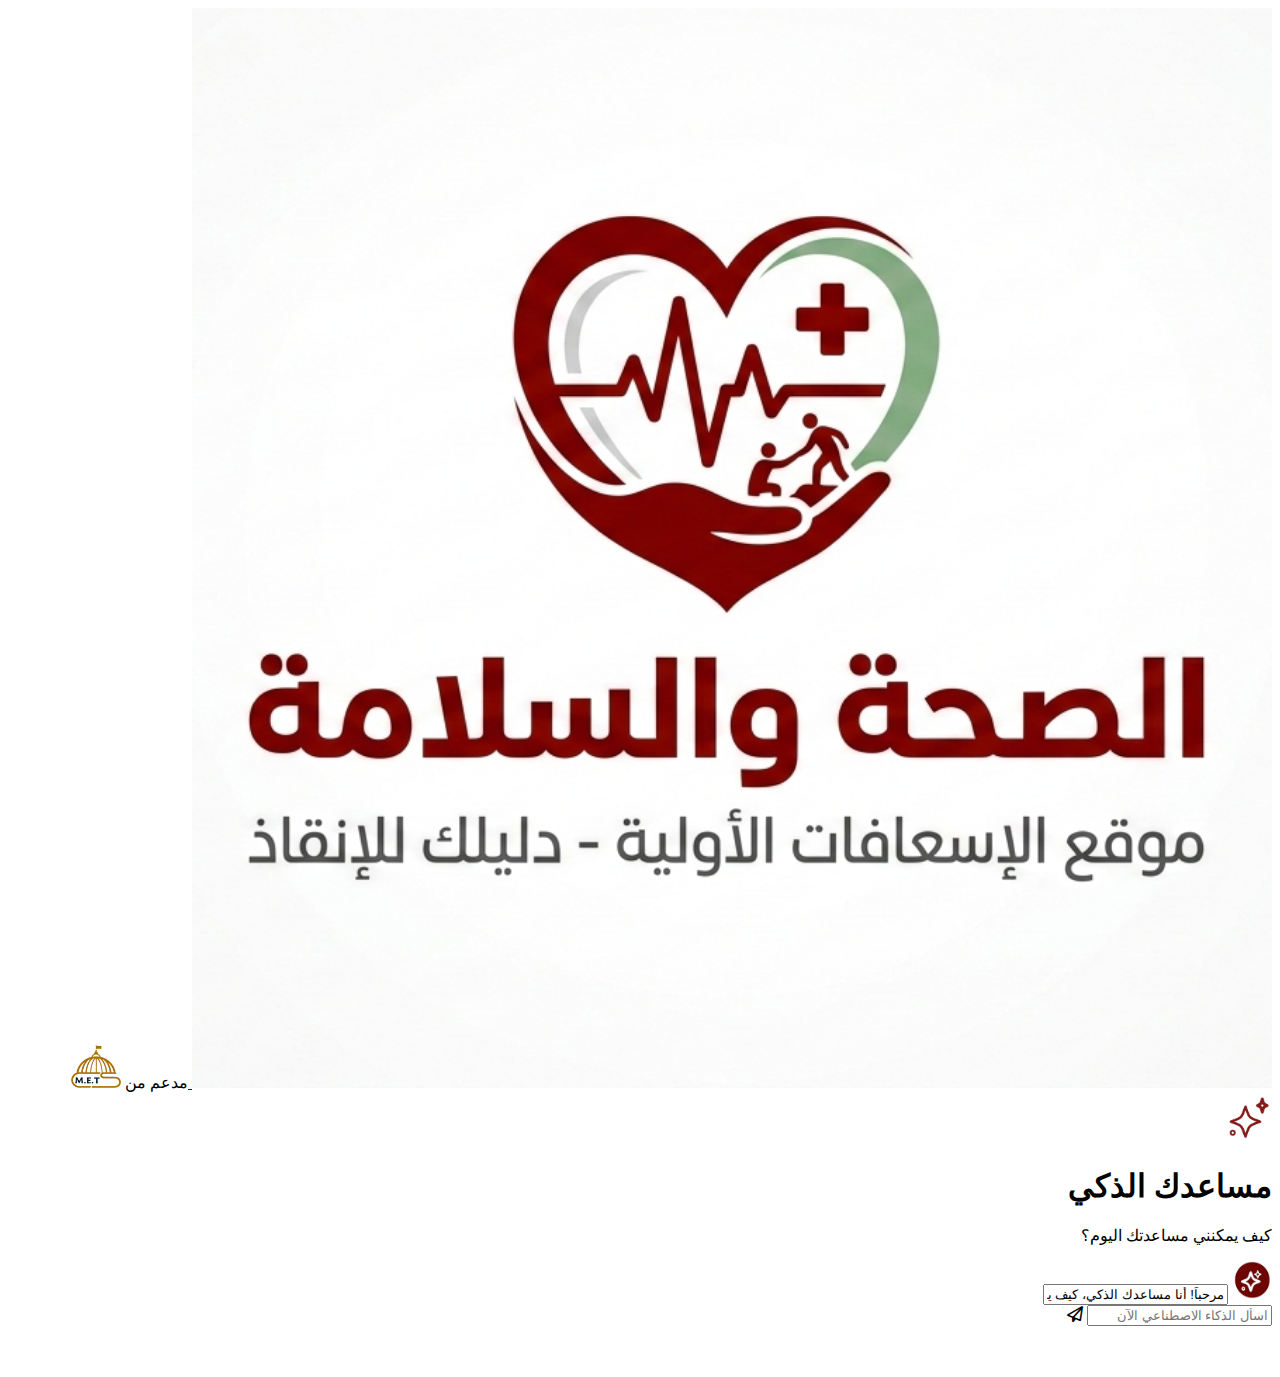
<file: chat-ai-main/index.html>
<!DOCTYPE html>
<html lang="ar" dir="rtl">
<head>
    <meta charset="UTF-8">
    <meta name="viewport" content="width=device-width, initial-scale=1.0">
    <title>مساعدك الذكي </title>
    <link rel="icon" type="image/png" href="../img/IMG-20260308-WA0043 (1).svg">
    <link rel="preconnect" href="https://fonts.googleapis.com">
<link rel="preconnect" href="https://fonts.gstatic.com" crossorigin>
<link href="https://fonts.googleapis.com/css2?family=BBH+Bartle&family=Cairo:wght@200..1000&family=Inter:ital,opsz,wght@0,14..32,100..900;1,14..32,100..900&family=Science+Gothic:wght@100..900&display=swap" rel="stylesheet">
    <link rel="stylesheet" href="https://cdnjs.cloudflare.com/ajax/libs/font-awesome/6.5.1/css/all.min.css">
    <link rel="stylesheet" href="chat.css">

 
<body>

    <div class="top">
    <a href="../index.html"> <img src="../img/IMG-20260308-WA0043 (1).svg (3).svg" alt=""> 
</span></a> 
        <span>مدعم من <img src="image/met.png" width="50px"> </span>
    </div>
<div class="card">
   <div class="stars-icon">
     <img src="image/star.jpg " width="50px">
    </div> 
    <h1>مساعدك الذكي</h1>
    <p class="subtitle">كيف يمكنني مساعدتك اليوم؟</p>
   <div class="input-box" id="input">
      <img src="image/star2.jpg" width="40px">
 <input type="text" class="ai-response-display"
     value="مرحباً! أنا مساعدك الذكي، كيف يمكنني مساعدتك اليوم؟" readonly>
   </div>
    <div class="chat-box"></div> 
<div class="input-box" id="input2">
  <input type="text" id="userQuestion" placeholder="اسأل الذكاء الاصطناعي الآن" >
  <span class="send-icon" onclick="sendMessage()"><i class="fa-regular fa-paper-plane fa-beat"></i></span>
</div>
    </div>
    <section>
        <div class="end">
        <p style="margin-left: 30px;text-align: center; color:#fff;">تحت رعاية أكاديمية مصر العالي للعلوم والتكنولوجيا </p>
    </div>
    </section>
   <script src="chat.js"></script>

</body>

</html>
</file>
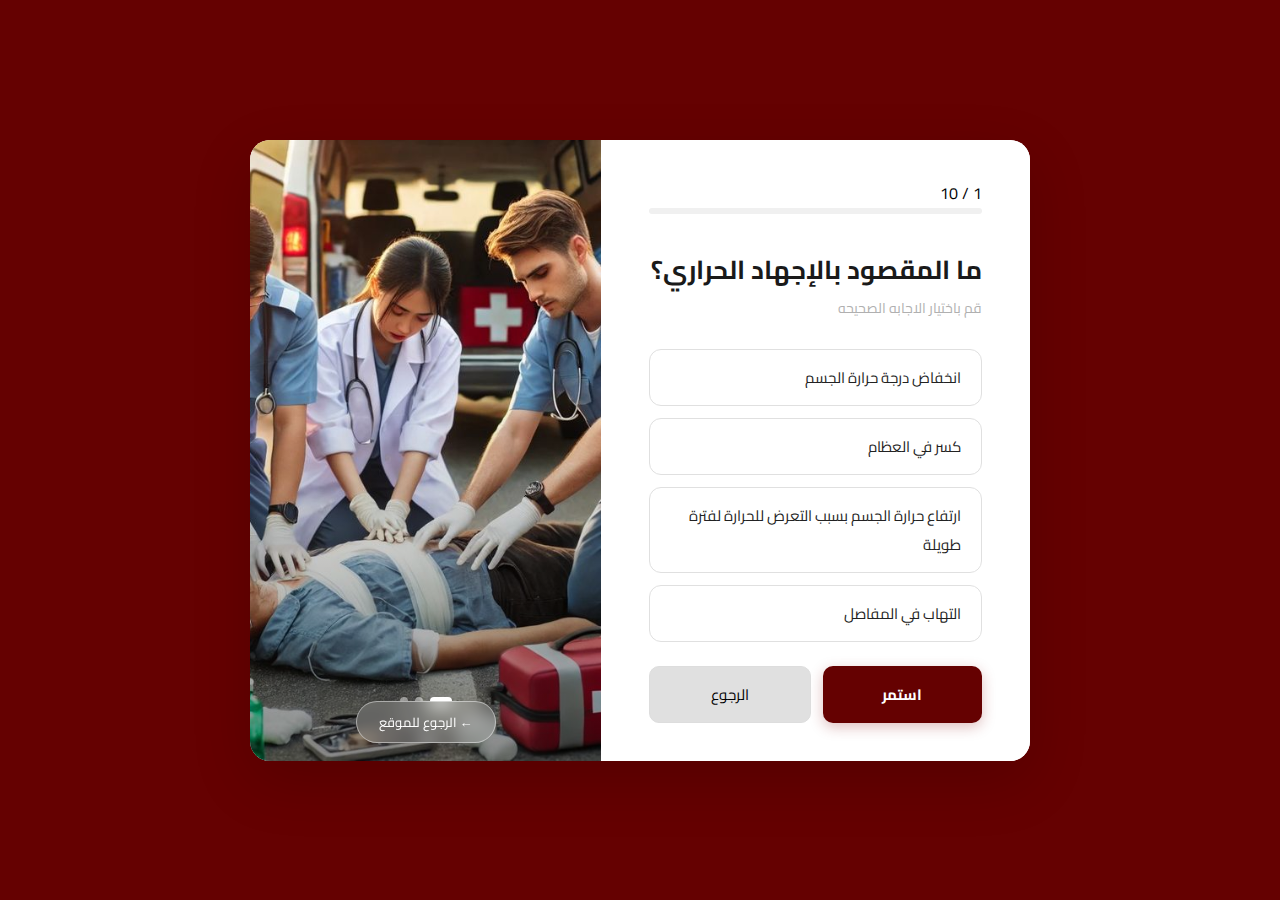
<file: Education/Quiz/الاجهادالحراري.html>
<!DOCTYPE html>
<html lang="ar" dir="rtl">
<head>
  <meta charset="UTF-8" />
  <meta name="viewport" content="width=device-width, initial-scale=1.0" />
  <title>اختبار الاجهاد الحراري</title>
  <link rel="stylesheet" href="style.css" />
  <link href="https://fonts.googleapis.com/css2?family=Cairo:wght@400;600;700&display=swap" rel="stylesheet" />
</head>
<body>

  <div class="quiz-wrapper">

    <!-- Right Quiz Panel -->
    <div class="quiz-panel">

      <!-- Header: progress + counter -->
      <div class="quiz-header">
        <span class="question-counter" id="questionCounter">1 / 10</span>
        <div class="progress-bar-track">
          <div class="progress-bar-fill" id="progressBar"></div>
        </div>
      </div>

      <!-- Remaining Counter (shows after answering) -->
      <div class="remaining-counter" id="remainingCounter"></div>

      <!-- Question -->
      <h1 class="question-title" id="questionTitle"></h1>
      <p class="question-subtitle" id="questionSubtitle"></p>

      <!-- Options -->
      <div class="options-container" id="optionsContainer"></div>

      <!-- Feedback -->
      <div class="feedback-box" id="feedbackBox"></div>

      <!-- Navigation Buttons -->
      <div class="nav-buttons">
        <button class="btn-continue" id="btnContinue">استمر</button>
        <button class="btn-back" id="btnBack">الرجوع </button>
      </div>

    </div>

    <!-- Left Image Panel -->
    <div class="image-panel">
      <div class="image-slider" id="imageSlider"></div>
      <div class="image-overlay"></div>
      <div class="dots-container" id="dotsContainer"></div>
      <button class="back-site-btn" onclick="location.href='../Education.html'">← الرجوع للموقع</button>
    </div>

  </div>

  <script>
    // ===== DATA =====

const images = [
  "img/download.jpg",
  "img/First Aid At Home.jpg",
  "img/Tu Paramédico Y Tu Personaje.jpg",
];

const questions = [
  {
    question: "ما المقصود بالإجهاد الحراري؟",
    subtitle: "قم باختيار الاجابه الصحيحه",
    options: [
      "انخفاض درجة حرارة الجسم",
      "كسر في العظام",
      "ارتفاع حرارة الجسم بسبب التعرض للحرارة لفترة طويلة",
      "التهاب في المفاصل"
    ],
    correct: 2,
  },
  {
    question: "من الأعراض الشائعة للإجهاد الحراري:",
    subtitle: "قم باختيار الاجابه الصحيحه",
    options: [
      "برودة الجسم",
      "التعرق الشديد والتعب",
      "زيادة الشهية",
      "ألم في الأذن"
    ],
    correct: 1,
  },
  {
    question: "ما أول خطوة يجب القيام بها عند إصابة شخص بالإجهاد الحراري؟",
    subtitle: "قم باختيار الاجابه الصحيحه",
    options: [
      "نقله إلى مكان بارد أو مظلل",
      "جعله يجري",
      "إعطاؤه طعام",
      "تغطيته ببطانية"
    ],
    correct: 0,
  },
  {
    question: "ماذا يمكن أن يساعد في خفض حرارة المصاب؟",
    subtitle: "قم باختيار الاجابه الصحيحه",
    options: [
      "الماء البارد أو الكمادات الباردة",
      "الماء الساخن",
      "التدليك القوي",
      "الجري"
    ],
    correct: 0,
  },
  {
    question: "ماذا يمكن إعطاؤه للمصاب إذا كان واعيًا؟",
    subtitle: "قم باختيار الاجابه الصحيحه",
    options: [
      "طعام دسم",
      "قهوة",
      "ماء أو سوائل",
      "دواء عشوائي"
    ],
    correct: 2,
  },
  {
    question: "لماذا يجب تبريد جسم المصاب؟",
    subtitle: "قم باختيار الاجابه الصحيحه",
    options: [
      "لتقليل ارتفاع درجة الحرارة",
      "لزيادة التعرق",
      "لزيادة ضربات القلب",
      "لتقليل الحركة"
    ],
    correct: 0,
  },
  {
    question: "من العلامات التي قد تظهر على المصاب:",
    subtitle: "قم باختيار الاجابه الصحيحه",
    options: [
      "الدوخة والتعب",
      "زيادة الطول",
      "تغير لون الشعر",
      "زيادة الوزن"
    ],
    correct: 0,
  },
  {
    question: "ماذا يجب فعله إذا لم تتحسن حالة المصاب؟",
    subtitle: "قم باختيار الاجابه الصحيحه",
    options: [
      "تركه يستريح",
      "طلب المساعدة الطبية",
      "إعطاؤه طعام",
      "جعله يمشي"
    ],
    correct: 1,
  },
  {
    question: "أثناء إسعاف المصاب بالإجهاد الحراري يجب:",
    subtitle: "قم باختيار الاجابه الصحيحه",
    options: [
      "تركه في الشمس",
      "جعله يجري",
      "إعطاؤه أدوية عشوائية",
      "مراقبة حالته باستمرار",
    ],
    correct: 3,
  },
  {
    question: "الهدف من الإسعافات الأولية للإجهاد الحراري هو:",
    subtitle: "قم باختيار الاجابه الصحيحه",
    options: [
      "علاج الحالة نهائيًا",
      "خفض حرارة الجسم ومنع تفاقم الحالة",
      "زيادة النشاط",
      "إزالة العرق"
    ],
    correct: 1,
  },
];

// ===== STATE =====
let currentQuestion = 0;
let answered        = false;
let currentImg      = 0;
let score           = 0;
let answeredCorrectly = new Array(questions.length).fill(false);

// ===== DOM REFS =====
const imageSlider      = document.getElementById("imageSlider");
const dotsContainer    = document.getElementById("dotsContainer");
const progressBar      = document.getElementById("progressBar");
const questionCounter  = document.getElementById("questionCounter");
const questionTitle    = document.getElementById("questionTitle");
const questionSubtitle = document.getElementById("questionSubtitle");
const optionsContainer = document.getElementById("optionsContainer");
const feedbackBox      = document.getElementById("feedbackBox");
const remainingCounter = document.getElementById("remainingCounter");
const btnContinue      = document.getElementById("btnContinue");
const btnBack          = document.getElementById("btnBack");

// ===== IMAGE SLIDER =====

function buildDots() {
  dotsContainer.innerHTML = "";
  images.forEach((_, i) => {
    const dot = document.createElement("div");
    dot.className = "dot" + (i === 0 ? " active" : "");
    dotsContainer.appendChild(dot);
  });
}

function updateImage() {
  // fade out slowly (800ms)
  imageSlider.style.transition = "opacity 0.8s ease";
  imageSlider.style.opacity = "0";
  setTimeout(() => {
    imageSlider.style.backgroundImage = `url('${images[currentImg]}')`;
    // fade in slowly (1000ms)
    imageSlider.style.transition = "opacity 1s ease";
    imageSlider.style.opacity = "1";
    document.querySelectorAll(".dot").forEach((d, i) => {
      d.classList.toggle("active", i === currentImg);
    });
  }, 800);
}

function startSlider() {
  imageSlider.style.backgroundImage = `url('${images[0]}')`;
  imageSlider.style.opacity = "1";
  setInterval(() => {
    currentImg = (currentImg + 1) % images.length;
    updateImage();
  }, 4000);
}

// ===== PROGRESS BAR =====
function updateProgress(forceComplete) {
  const pct = forceComplete
    ? 100
    : Math.round((currentQuestion / questions.length) * 100);
  progressBar.style.width = pct + "%";
}

// ===== QUIZ =====

function loadQuestion(index) {
  const q = questions[index];
  answered = false;

  // counter & progress
  questionCounter.textContent = `${index + 1} / ${questions.length}`;
  updateProgress();

  // titles
  questionTitle.textContent    = q.question;
  questionSubtitle.textContent = q.subtitle;

  // clear feedback & remaining counter
  feedbackBox.className   = "feedback-box";
  feedbackBox.textContent = "";
  remainingCounter.innerHTML = "";

  // show continue btn if hidden
  btnContinue.style.display = "";

  // build options
  optionsContainer.innerHTML = "";
  q.options.forEach((opt, i) => {
    const btn         = document.createElement("button");
    btn.className     = "option-btn";
    btn.dataset.idx   = i;
    btn.innerHTML     = `<span class="option-text">${opt}</span><span class="option-icon"></span>`;
    btn.addEventListener("click", () => handleAnswer(i));
    optionsContainer.appendChild(btn);
  });
}

function handleAnswer(selectedIdx) {
  if (answered) return;
  answered = true;

  const q       = questions[currentQuestion];
  const buttons = optionsContainer.querySelectorAll(".option-btn");

  if (selectedIdx === q.correct) score++;

  buttons.forEach((btn, i) => {
    btn.disabled   = true;
    const icon     = btn.querySelector(".option-icon");

    if (i === q.correct) {
      btn.classList.add("correct");
      icon.textContent = "✔";
      icon.className   = "option-icon ok";
    } else if (i === selectedIdx) {
      btn.classList.add("wrong");
      icon.textContent = "✖";
      icon.className   = "option-icon bad";
    } else {
      btn.classList.add("dimmed");
    }
  });

  // remaining questions (after answering current)
  const remaining = questions.length - (currentQuestion + 1);

  // update the dedicated remaining counter
  if (remaining > 0) {
    remainingCounter.innerHTML = `
      <span class="rc-icon">📋</span>
      تبقى <strong>${remaining}</strong> سؤال من أصل <strong>${questions.length}</strong>
    `;
    remainingCounter.className = "remaining-counter show";
  } else {
    remainingCounter.innerHTML = `<span class="rc-icon">🎯</span> هذا هو السؤال الأخير!`;
    remainingCounter.className = "remaining-counter show last";
  }

  if (selectedIdx === q.correct) {
    feedbackBox.innerHTML = `✔ إجابة صحيحة! أحسنت 🎉`;
    feedbackBox.className = "feedback-box show success";
  } else {
    feedbackBox.innerHTML = `✖ إجابة خاطئة — الإجابة الصحيحة هي: <strong>${q.options[q.correct]}</strong>`;
    feedbackBox.className = "feedback-box show error";
  }
}

// ===== END SCREEN =====

function showEndScreen() {
  updateProgress(true);

  const total = questions.length;
  const pct   = Math.round((score / total) * 100);
  const emoji = pct >= 80 ? "🏆" : pct >= 50 ? "👍" : "📚";
  const msg   = pct >= 80 ? "ممتاز! أنت ملم بموضوع الإجهاد الحراري"
              : pct >= 50 ? "جيد! يمكنك المراجعة لتحسين نتيجتك"
              : "تحتاج لمراجعة الموضوع أكثر";

  questionCounter.textContent  = `${total} / ${total}`;
  questionTitle.textContent    = "انتهى الاختبار!";
  questionSubtitle.textContent = "إليك نتيجتك النهائية";
  feedbackBox.className        = "feedback-box";
  feedbackBox.textContent      = "";
  remainingCounter.innerHTML   = "";
  remainingCounter.className   = "remaining-counter";
  btnContinue.style.display    = "none";

  optionsContainer.innerHTML = `
    <div class="end-screen">
      <div class="end-emoji">${emoji}</div>
      <div class="end-score">${score} / ${total}</div>
      <div class="end-pct">${pct}%</div>
      <p class="end-msg">${msg}</p>
      <button class="btn-restart" onclick="restartQuiz()">🔄 إعادة الاختبار</button>
    </div>
  `;
}

function restartQuiz() {
  currentQuestion = 0;
  score           = 0;
  loadQuestion(0);
}

// ===== BUTTON EVENTS =====

btnContinue.addEventListener("click", () => {
  if (!answered) {
    feedbackBox.innerHTML = "⚠️ الرجاء اختيار إجابة أولاً !";
    feedbackBox.className = "feedback-box show warning";
    optionsContainer.classList.add("shake");
    setTimeout(() => optionsContainer.classList.remove("shake"), 500);
    return;
  }
  if (currentQuestion < questions.length - 1) {
    currentQuestion++;
    loadQuestion(currentQuestion);
  } else {
    showEndScreen();
  }
});

btnBack.addEventListener("click", () => {
  if (currentQuestion > 0) {
    currentQuestion--;
    loadQuestion(currentQuestion);
  }
});

// ===== INIT =====
buildDots();
startSlider();
loadQuestion(0);
  </script>
</body>
</html>
</file>
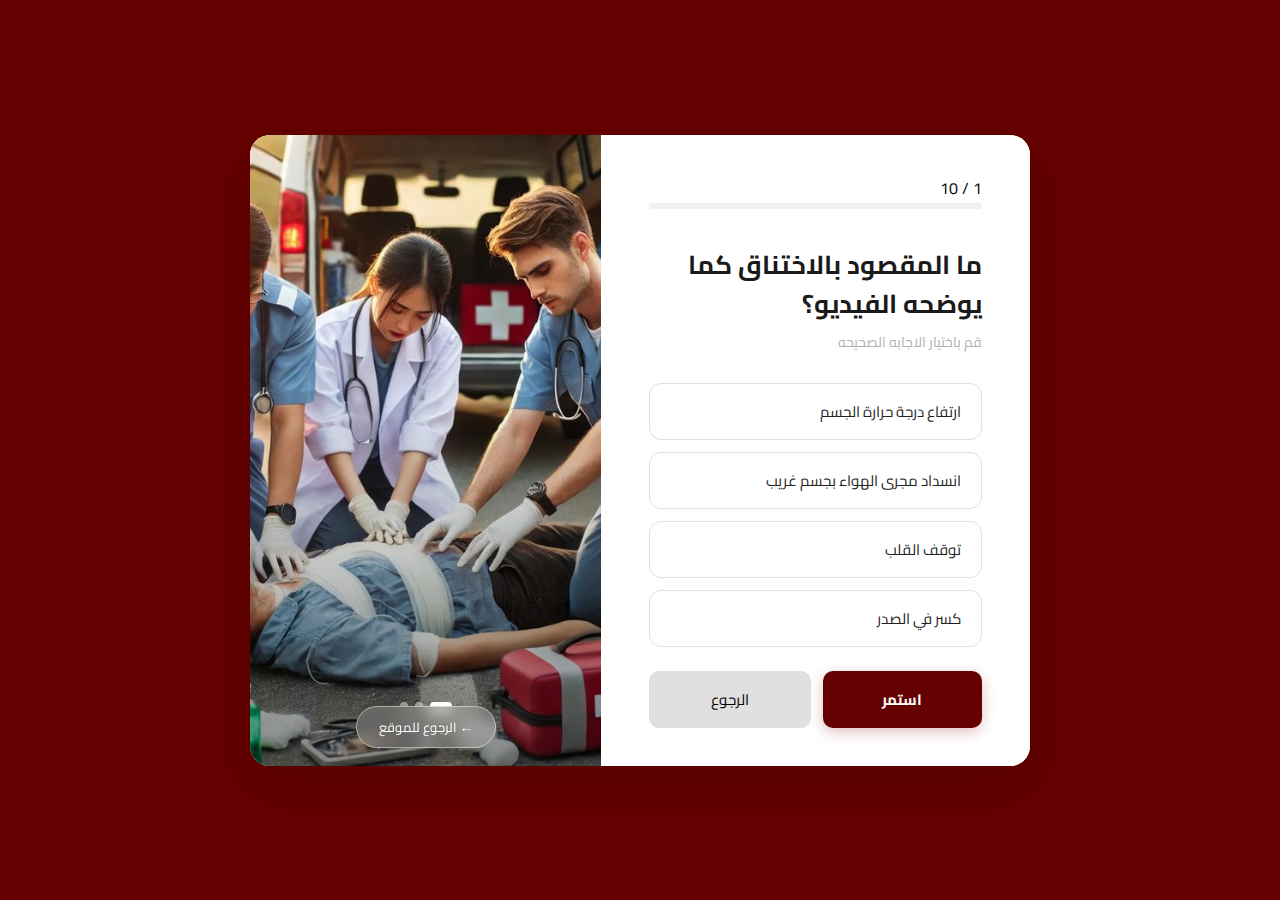
<file: Education/Quiz/الاختناق.html>
<!DOCTYPE html>
<html lang="ar" dir="rtl">
<head>
  <meta charset="UTF-8" />
  <meta name="viewport" content="width=device-width, initial-scale=1.0" />
  <title>اختبار الاختناق</title>
  <link rel="stylesheet" href="style.css" />
  <link href="https://fonts.googleapis.com/css2?family=Cairo:wght@400;600;700&display=swap" rel="stylesheet" />
</head>
<body>

  <div class="quiz-wrapper">

    <!-- Right Quiz Panel -->
    <div class="quiz-panel">

      <!-- Header: progress + counter -->
      <div class="quiz-header">
        <span class="question-counter" id="questionCounter">1 / 10</span>
        <div class="progress-bar-track">
          <div class="progress-bar-fill" id="progressBar"></div>
        </div>
      </div>

      <!-- Remaining Counter (shows after answering) -->
      <div class="remaining-counter" id="remainingCounter"></div>

      <!-- Question -->
      <h1 class="question-title" id="questionTitle"></h1>
      <p class="question-subtitle" id="questionSubtitle"></p>

      <!-- Options -->
      <div class="options-container" id="optionsContainer"></div>

      <!-- Feedback -->
      <div class="feedback-box" id="feedbackBox"></div>

      <!-- Navigation Buttons -->
      <div class="nav-buttons">
        <button class="btn-continue" id="btnContinue">استمر</button>
        <button class="btn-back" id="btnBack">الرجوع </button>
      </div>

    </div>

    <!-- Left Image Panel -->
    <div class="image-panel">
      <div class="image-slider" id="imageSlider"></div>
      <div class="image-overlay"></div>
      <div class="dots-container" id="dotsContainer"></div>
      <button class="back-site-btn" onclick="location.href='../Education.html'">← الرجوع للموقع</button>
    </div>

  </div>

<script>
  // ===== DATA =====

const images = [
  "img/download.jpg",
  "img/First Aid At Home.jpg",
  "img/Tu Paramédico Y Tu Personaje.jpg",
];

const questions = [
  {
    question: "ما المقصود بالاختناق كما يوضحه الفيديو؟",
    subtitle: "قم باختيار الاجابه الصحيحه",
    options: [
      "ارتفاع درجة حرارة الجسم",
      "انسداد مجرى الهواء بجسم غريب",
      "توقف القلب",
      "كسر في الصدر"
    ],
    correct: 1,
  },
  {
    question: "ما أول شيء يجب فعله عند الاشتباه أن شخصًا يختنق؟",
    subtitle: "قم باختيار الاجابه الصحيحه",
    options: [
      "إعطاؤه ماء",
      "سؤاله إذا كان يختنق",
      "جعله يجلس",
      "الاتصال بالإسعاف فورًا"
    ],
    correct: 1,
  },
  {
    question: "إذا كان المصاب قادرًا على السعال أو الكلام، ماذا يجب أن نفعل؟",
    subtitle: "قم باختيار الاجابه الصحيحه",
    options: [
      "ضربه على الظهر",
      "إعطاؤه ماء",
      "تشجيعه على السعال",
      "جعله يستلقي"
    ],
    correct: 2,
  },
  {
    question: "كم عدد ضربات الظهر التي تُعطى للمصاب في حالة الاختناق؟",
    subtitle: "قم باختيار الاجابه الصحيحه",
    options: [
      "3 ضربات",
      "5 ضربات",
      "7 ضربات",
      "10 ضربات"
    ],
    correct: 1,
  },
  {
    question: "أين يتم توجيه ضربات الظهر للمصاب؟",
    subtitle: "قم باختيار الاجابه الصحيحه",
    options: [
      "منتصف الصدر",
      "أسفل الظهر",
      "بين لوحي الكتفين",
      "على الكتف"
    ],
    correct: 2,
  },
  {
    question: "إذا لم تنجح ضربات الظهر في إخراج الجسم الغريب، ماذا نفعل بعد ذلك؟",
    subtitle: "قم باختيار الاجابه الصحيحه",
    options: [
      "نعطي المصاب ماء",
      "نبدأ الضغطات البطنية (مناورة هايمليك)",
      "نجعله يستلقي",
      "نتركه ليستريح"
    ],
    correct: 1,
  },
  {
    question: "الهدف من الضغطات البطنية هو:",
    subtitle: "قم باختيار الاجابه الصحيحه",
    options: [
      "تقليل الألم",
      "زيادة نبض القلب",
      "دفع الجسم الغريب خارج مجرى الهواء",
      "تنشيط التنفس فقط"
    ],
    correct: 2,
  },
  {
    question: "ماذا نفعل إذا فقد المصاب الوعي أثناء الاختناق؟",
    subtitle: "قم باختيار الاجابه الصحيحه",
    options: [
      "نتركه ليستريح",
      "نعطيه ماء",
      "نبدأ الإنعاش القلبي الرئوي",
      "نجعله يقف"
    ],
    correct: 2,
  },
  {
    question: "في حالة استمرار الاختناق، ماذا يتم التناوب بينه؟",
    subtitle: "قم باختيار الاجابه الصحيحه",
    options: [
      "إعطاء الماء والتنفس الصناعي",
      "ضربات الظهر والضغطات البطنية",
      "المشي والجلوس",
      "التنفس الصناعي فقط"
    ],
    correct: 1,
  },
  {
    question: "الهدف الأساسي من الإسعافات الأولية للاختناق هو:",
    subtitle: "قم باختيار الاجابه الصحيحه",
    options: [
      "تقليل الألم",
      "إخراج الجسم العالق وفتح مجرى الهواء",
      "خفض الحرارة",
      "تهدئة المصاب"
    ],
    correct: 1,
  },
];

// ===== STATE =====
let currentQuestion = 0;
let answered        = false;
let currentImg      = 0;
let score           = 0;

// ===== DOM REFS =====
const imageSlider      = document.getElementById("imageSlider");
const dotsContainer    = document.getElementById("dotsContainer");
const progressBar      = document.getElementById("progressBar");
const questionCounter  = document.getElementById("questionCounter");
const questionTitle    = document.getElementById("questionTitle");
const questionSubtitle = document.getElementById("questionSubtitle");
const optionsContainer = document.getElementById("optionsContainer");
const feedbackBox      = document.getElementById("feedbackBox");
const remainingCounter = document.getElementById("remainingCounter");
const btnContinue      = document.getElementById("btnContinue");
const btnBack          = document.getElementById("btnBack");

// ===== IMAGE SLIDER =====

function buildDots() {
  dotsContainer.innerHTML = "";
  images.forEach((_, i) => {
    const dot = document.createElement("div");
    dot.className = "dot" + (i === 0 ? " active" : "");
    dotsContainer.appendChild(dot);
  });
}

function updateImage() {
  imageSlider.style.transition = "opacity 0.8s ease";
  imageSlider.style.opacity = "0";
  setTimeout(() => {
    imageSlider.style.backgroundImage = `url('${images[currentImg]}')`;
    imageSlider.style.transition = "opacity 1s ease";
    imageSlider.style.opacity = "1";
    document.querySelectorAll(".dot").forEach((d, i) => {
      d.classList.toggle("active", i === currentImg);
    });
  }, 800);
}

function startSlider() {
  imageSlider.style.backgroundImage = `url('${images[0]}')`;
  imageSlider.style.opacity = "1";
  setInterval(() => {
    currentImg = (currentImg + 1) % images.length;
    updateImage();
  }, 4000);
}

// ===== PROGRESS BAR =====
function updateProgress(forceComplete) {
  const pct = forceComplete
    ? 100
    : Math.round((currentQuestion / questions.length) * 100);
  progressBar.style.width = pct + "%";
}

// ===== QUIZ =====

function loadQuestion(index) {
  const q = questions[index];
  answered = false;

  questionCounter.textContent = `${index + 1} / ${questions.length}`;
  updateProgress();

  questionTitle.textContent    = q.question;
  questionSubtitle.textContent = q.subtitle;

  feedbackBox.className      = "feedback-box";
  feedbackBox.textContent    = "";
  remainingCounter.innerHTML = "";

  btnContinue.style.display = "";

  optionsContainer.innerHTML = "";
  q.options.forEach((opt, i) => {
    const btn       = document.createElement("button");
    btn.className   = "option-btn";
    btn.dataset.idx = i;
    btn.innerHTML   = `<span class="option-text">${opt}</span><span class="option-icon"></span>`;
    btn.addEventListener("click", () => handleAnswer(i));
    optionsContainer.appendChild(btn);
  });
}

function handleAnswer(selectedIdx) {
  if (answered) return;
  answered = true;

  const q       = questions[currentQuestion];
  const buttons = optionsContainer.querySelectorAll(".option-btn");

  if (selectedIdx === q.correct) score++;

  buttons.forEach((btn, i) => {
    btn.disabled = true;
    const icon   = btn.querySelector(".option-icon");

    if (i === q.correct) {
      btn.classList.add("correct");
      icon.textContent = "✔";
      icon.className   = "option-icon ok";
    } else if (i === selectedIdx) {
      btn.classList.add("wrong");
      icon.textContent = "✖";
      icon.className   = "option-icon bad";
    } else {
      btn.classList.add("dimmed");
    }
  });

  const remaining = questions.length - (currentQuestion + 1);

  if (remaining > 0) {
    remainingCounter.innerHTML = `
      <span class="rc-icon">📋</span>
      تبقى <strong>${remaining}</strong> سؤال من أصل <strong>${questions.length}</strong>
    `;
    remainingCounter.className = "remaining-counter show";
  } else {
    remainingCounter.innerHTML = `<span class="rc-icon">🎯</span> هذا هو السؤال الأخير!`;
    remainingCounter.className = "remaining-counter show last";
  }

  if (selectedIdx === q.correct) {
    feedbackBox.innerHTML = `✔ إجابة صحيحة! أحسنت 🎉`;
    feedbackBox.className = "feedback-box show success";
  } else {
    feedbackBox.innerHTML = `✖ إجابة خاطئة — الإجابة الصحيحة هي: <strong>${q.options[q.correct]}</strong>`;
    feedbackBox.className = "feedback-box show error";
  }
}

// ===== END SCREEN =====

function showEndScreen() {
  updateProgress(true);

  const total = questions.length;
  const pct   = Math.round((score / total) * 100);
  const emoji = pct >= 80 ? "🏆" : pct >= 50 ? "👍" : "📚";
  const msg   = pct >= 80 ? "ممتاز! أنت ملم بموضوع الاختناق"
              : pct >= 50 ? "جيد! يمكنك المراجعة لتحسين نتيجتك"
              : "تحتاج لمراجعة الموضوع أكثر";

  questionCounter.textContent  = `${total} / ${total}`;
  questionTitle.textContent    = "انتهى الاختبار!";
  questionSubtitle.textContent = "إليك نتيجتك النهائية";
  feedbackBox.className        = "feedback-box";
  feedbackBox.textContent      = "";
  remainingCounter.innerHTML   = "";
  remainingCounter.className   = "remaining-counter";
  btnContinue.style.display    = "none";

  optionsContainer.innerHTML = `
    <div class="end-screen">
      <div class="end-emoji">${emoji}</div>
      <div class="end-score">${score} / ${total}</div>
      <div class="end-pct">${pct}%</div>
      <p class="end-msg">${msg}</p>
      <button class="btn-restart" onclick="restartQuiz()">🔄 إعادة الاختبار</button>
    </div>
  `;
}

function restartQuiz() {
  currentQuestion = 0;
  score           = 0;
  loadQuestion(0);
}

// ===== BUTTON EVENTS =====

btnContinue.addEventListener("click", () => {
  if (!answered) {
    feedbackBox.innerHTML = "⚠️ الرجاء اختيار إجابة أولاً !";
    feedbackBox.className = "feedback-box show warning";
    optionsContainer.classList.add("shake");
    setTimeout(() => optionsContainer.classList.remove("shake"), 500);
    return;
  }
  if (currentQuestion < questions.length - 1) {
    currentQuestion++;
    loadQuestion(currentQuestion);
  } else {
    showEndScreen();
  }
});

btnBack.addEventListener("click", () => {
  if (currentQuestion > 0) {
    currentQuestion--;
    loadQuestion(currentQuestion);
  }
});

// ===== INIT =====
buildDots();
startSlider();
loadQuestion(0);
</script>
</body>
</html>
</file>
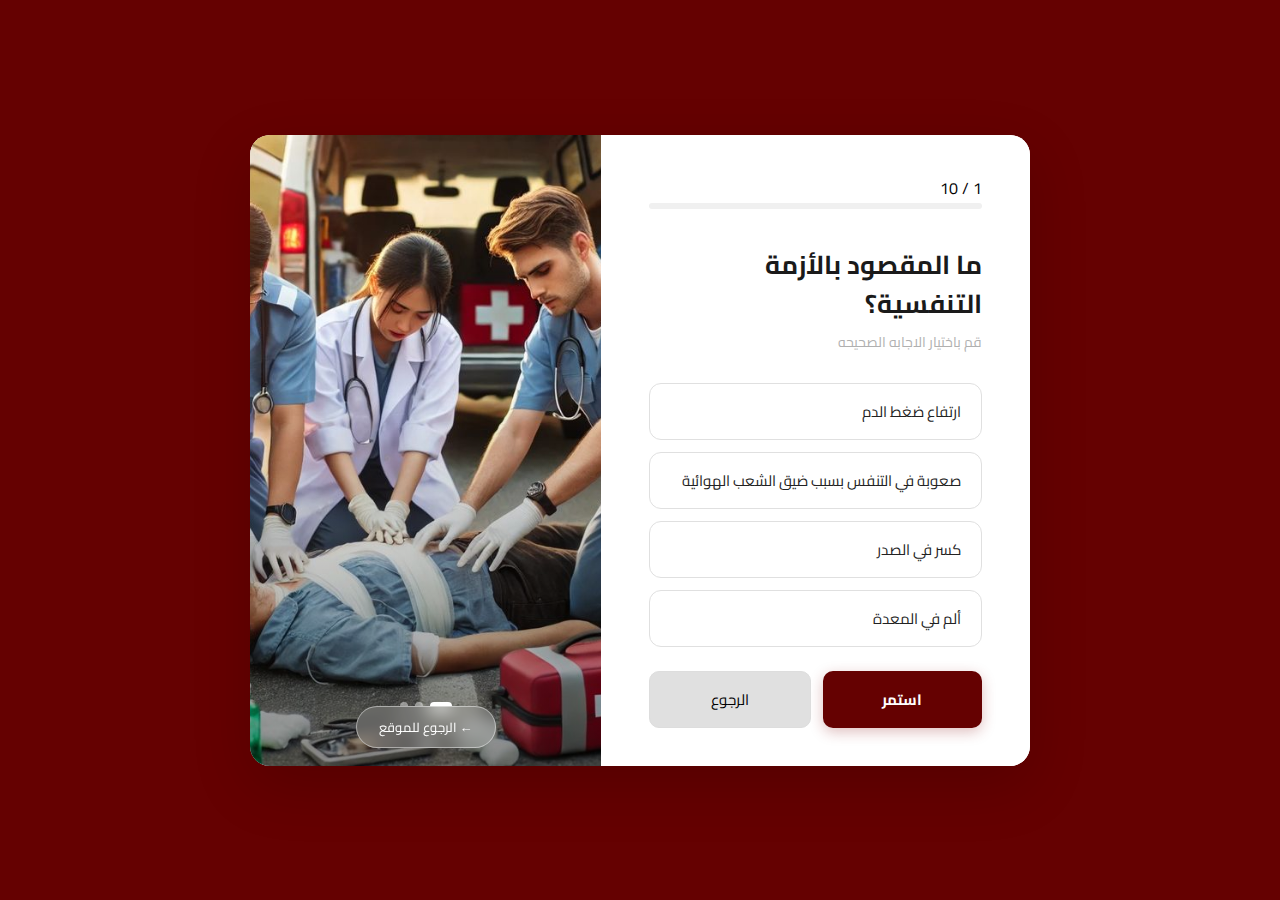
<file: Education/Quiz/الازمات التنفسية.html>
<!DOCTYPE html>
<html lang="ar" dir="rtl">
<head>
  <meta charset="UTF-8" />
  <meta name="viewport" content="width=device-width, initial-scale=1.0" />
  <title>اختبار الازمات التنفسية</title>
  <link rel="stylesheet" href="style.css" />
  <link href="https://fonts.googleapis.com/css2?family=Cairo:wght@400;600;700&display=swap" rel="stylesheet" />
</head>
<body>

  <div class="quiz-wrapper">

    <!-- Right Quiz Panel -->
    <div class="quiz-panel">

      <!-- Header: progress + counter -->
      <div class="quiz-header">
        <span class="question-counter" id="questionCounter">1 / 10</span>
        <div class="progress-bar-track">
          <div class="progress-bar-fill" id="progressBar"></div>
        </div>
      </div>

      <!-- Remaining Counter (shows after answering) -->
      <div class="remaining-counter" id="remainingCounter"></div>

      <!-- Question -->
      <h1 class="question-title" id="questionTitle"></h1>
      <p class="question-subtitle" id="questionSubtitle"></p>

      <!-- Options -->
      <div class="options-container" id="optionsContainer"></div>

      <!-- Feedback -->
      <div class="feedback-box" id="feedbackBox"></div>

      <!-- Navigation Buttons -->
      <div class="nav-buttons">
        <button class="btn-continue" id="btnContinue">استمر</button>
        <button class="btn-back" id="btnBack">الرجوع </button>
      </div>

    </div>

    <!-- Left Image Panel -->
    <div class="image-panel">
      <div class="image-slider" id="imageSlider"></div>
      <div class="image-overlay"></div>
      <div class="dots-container" id="dotsContainer"></div>
      <button class="back-site-btn" onclick="location.href='../Education.html'">← الرجوع للموقع</button>
    </div>

  </div>

  <script>
    // ===== DATA =====

const images = [
  "img/download.jpg",
  "img/First Aid At Home.jpg",
  "img/Tu Paramédico Y Tu Personaje.jpg",
];

const questions = [
  {
    question: "ما المقصود بالأزمة التنفسية؟",
    subtitle: "قم باختيار الاجابه الصحيحه",
    options: [
      "ارتفاع ضغط الدم",
      "صعوبة في التنفس بسبب ضيق الشعب الهوائية",
      "كسر في الصدر",
      "ألم في المعدة"
    ],
    correct: 1,
  },
  {
    question: "من الأعراض الشائعة للأزمة التنفسية:",
    subtitle: "قم باختيار الاجابه الصحيحه",
    options: [
      "زيادة الشهية",
      "صعوبة وضيق في التنفس",
      "ألم في القدم",
      "فقدان السمع"
    ],
    correct: 1,
  },
  {
    question: "ما أول خطوة يجب القيام بها عند إصابة شخص بأزمة تنفسية؟",
    subtitle: "قم باختيار الاجابه الصحيحه",
    options: [
      "جعله يستلقي على الأرض",
      "تهدئته ومساعدته على الجلوس",
      "إعطاؤه طعام",
      "جعله يجري"
    ],
    correct: 1,
  },
  {
    question: "لماذا يفضل أن يجلس المصاب أثناء الأزمة التنفسية؟",
    subtitle: "قم باختيار الاجابه الصحيحه",
    options: [
      "لتقليل الألم",
      "ليسهل عليه التنفس",
      "لزيادة ضربات القلب",
      "لتقليل الحرارة"
    ],
    correct: 1,
  },
  {
    question: "ماذا يجب أن يستخدم مريض الربو أثناء الأزمة إذا كان متوفرًا؟",
    subtitle: "قم باختيار الاجابه الصحيحه",
    options: [
      "جهاز قياس الضغط",
      "البخاخ الخاص بالربو",
      "ميزان الحرارة",
      "ضمادة"
    ],
    correct: 1,
  },
  {
    question: "ماذا يجب فعله إذا لم تتحسن حالة المصاب؟",
    subtitle: "قم باختيار الاجابه الصحيحه",
    options: [
      "طلب المساعدة الطبية",
      "تركه يستريح",
      "إعطاؤه ماء فقط",
      "جعله ينام"
    ],
    correct: 0,
  },
  {
    question: "أثناء الأزمة التنفسية يجب:",
    subtitle: "قم باختيار الاجابه الصحيحه",
    options: [
      "تهدئة المصاب وعدم توتره",
      "جعله يمشي بسرعة",
      "إعطاؤه طعام",
      "تدليك صدره بقوة"
    ],
    correct: 0,
  },
  {
    question: "من العلامات التي قد تظهر أثناء الأزمة:",
    subtitle: "قم باختيار الاجابه الصحيحه",
    options: [
      "تنفس طبيعي",
      "صفير أثناء التنفس",
      "اختفاء التنفس",
      "زيادة الشهية"
    ],
    correct: 1,
  },
  {
    question: "ماذا يجب تجنبه أثناء الأزمة التنفسية؟",
    subtitle: "قم باختيار الاجابه الصحيحه",
    options: [
      "مساعدة المصاب على الجلوس",
      "تهدئته",
      "إجبار المصاب على الاستلقاء",
      "مساعدته باستخدام البخاخ"
    ],
    correct: 2,
  },
  {
    question: "الهدف من الإسعافات الأولية للأزمة التنفسية هو:",
    subtitle: "قم باختيار الاجابه الصحيحه",
    options: [
      "علاج الربو نهائيًا",
      "تقليل الحرارة",
      "زيادة الحركة",
      "مساعدة المصاب على التنفس حتى تتحسن حالته"
    ],
    correct: 3,
  },
];

// ===== STATE =====
let currentQuestion = 0;
let answered        = false;
let currentImg      = 0;
let score           = 0;

// ===== DOM REFS =====
const imageSlider      = document.getElementById("imageSlider");
const dotsContainer    = document.getElementById("dotsContainer");
const progressBar      = document.getElementById("progressBar");
const questionCounter  = document.getElementById("questionCounter");
const questionTitle    = document.getElementById("questionTitle");
const questionSubtitle = document.getElementById("questionSubtitle");
const optionsContainer = document.getElementById("optionsContainer");
const feedbackBox      = document.getElementById("feedbackBox");
const remainingCounter = document.getElementById("remainingCounter");
const btnContinue      = document.getElementById("btnContinue");
const btnBack          = document.getElementById("btnBack");

// ===== IMAGE SLIDER =====

function buildDots() {
  dotsContainer.innerHTML = "";
  images.forEach((_, i) => {
    const dot = document.createElement("div");
    dot.className = "dot" + (i === 0 ? " active" : "");
    dotsContainer.appendChild(dot);
  });
}

function updateImage() {
  // fade out slowly (800ms)
  imageSlider.style.transition = "opacity 0.8s ease";
  imageSlider.style.opacity = "0";
  setTimeout(() => {
    imageSlider.style.backgroundImage = `url('${images[currentImg]}')`;
    // fade in slowly (1000ms)
    imageSlider.style.transition = "opacity 1s ease";
    imageSlider.style.opacity = "1";
    document.querySelectorAll(".dot").forEach((d, i) => {
      d.classList.toggle("active", i === currentImg);
    });
  }, 800);
}

function startSlider() {
  imageSlider.style.backgroundImage = `url('${images[0]}')`;
  imageSlider.style.opacity = "1";
  setInterval(() => {
    currentImg = (currentImg + 1) % images.length;
    updateImage();
  }, 4000);
}

// ===== PROGRESS BAR =====
function updateProgress(forceComplete) {
  const pct = forceComplete
    ? 100
    : Math.round((currentQuestion / questions.length) * 100);
  progressBar.style.width = pct + "%";
}

// ===== QUIZ =====

function loadQuestion(index) {
  const q = questions[index];
  answered = false;

  // counter & progress
  questionCounter.textContent = `${index + 1} / ${questions.length}`;
  updateProgress();

  // titles
  questionTitle.textContent    = q.question;
  questionSubtitle.textContent = q.subtitle;

  // clear feedback & remaining counter
  feedbackBox.className   = "feedback-box";
  feedbackBox.textContent = "";
  remainingCounter.innerHTML = "";

  // show continue btn if hidden
  btnContinue.style.display = "";

  // build options
  optionsContainer.innerHTML = "";
  q.options.forEach((opt, i) => {
    const btn         = document.createElement("button");
    btn.className     = "option-btn";
    btn.dataset.idx   = i;
    btn.innerHTML     = `<span class="option-text">${opt}</span><span class="option-icon"></span>`;
    btn.addEventListener("click", () => handleAnswer(i));
    optionsContainer.appendChild(btn);
  });
}

function handleAnswer(selectedIdx) {
  if (answered) return;
  answered = true;

  const q       = questions[currentQuestion];
  const buttons = optionsContainer.querySelectorAll(".option-btn");

  if (selectedIdx === q.correct) score++;

  buttons.forEach((btn, i) => {
    btn.disabled   = true;
    const icon     = btn.querySelector(".option-icon");

    if (i === q.correct) {
      btn.classList.add("correct");
      icon.textContent = "✔";
      icon.className   = "option-icon ok";
    } else if (i === selectedIdx) {
      btn.classList.add("wrong");
      icon.textContent = "✖";
      icon.className   = "option-icon bad";
    } else {
      btn.classList.add("dimmed");
    }
  });

  // remaining questions (after answering current)
  const remaining = questions.length - (currentQuestion + 1);

  // update the dedicated remaining counter
  if (remaining > 0) {
    remainingCounter.innerHTML = `
      <span class="rc-icon">📋</span>
      تبقى <strong>${remaining}</strong> سؤال من أصل <strong>${questions.length}</strong>
    `;
    remainingCounter.className = "remaining-counter show";
  } else {
    remainingCounter.innerHTML = `<span class="rc-icon">🎯</span> هذا هو السؤال الأخير!`;
    remainingCounter.className = "remaining-counter show last";
  }

  if (selectedIdx === q.correct) {
    feedbackBox.innerHTML = `✔ إجابة صحيحة! أحسنت 🎉`;
    feedbackBox.className = "feedback-box show success";
  } else {
    feedbackBox.innerHTML = `✖ إجابة خاطئة — الإجابة الصحيحة هي: <strong>${q.options[q.correct]}</strong>`;
    feedbackBox.className = "feedback-box show error";
  }
}

// ===== END SCREEN =====

function showEndScreen() {
  updateProgress(true);

  const total = questions.length;
  const pct   = Math.round((score / total) * 100);
  const emoji = pct >= 80 ? "🏆" : pct >= 50 ? "👍" : "📚";
  const msg   = pct >= 80 ? "ممتاز! أنت ملم بموضوع الأزمة التنفسية"
              : pct >= 50 ? "جيد! يمكنك المراجعة لتحسين نتيجتك"
              : "تحتاج لمراجعة الموضوع أكثر";

  questionCounter.textContent  = `${total} / ${total}`;
  questionTitle.textContent    = "انتهى الاختبار!";
  questionSubtitle.textContent = "إليك نتيجتك النهائية";
  feedbackBox.className        = "feedback-box";
  feedbackBox.textContent      = "";
  remainingCounter.innerHTML   = "";
  remainingCounter.className   = "remaining-counter";
  btnContinue.style.display    = "none";

  optionsContainer.innerHTML = `
    <div class="end-screen">
      <div class="end-emoji">${emoji}</div>
      <div class="end-score">${score} / ${total}</div>
      <div class="end-pct">${pct}%</div>
      <p class="end-msg">${msg}</p>
      <button class="btn-restart" onclick="restartQuiz()">🔄 إعادة الاختبار</button>
    </div>
  `;
}

function restartQuiz() {
  currentQuestion = 0;
  score           = 0;
  loadQuestion(0);
}

// ===== BUTTON EVENTS =====

btnContinue.addEventListener("click", () => {
  if (!answered) {
    feedbackBox.innerHTML = "⚠️ الرجاء اختيار إجابة أولاً !";
    feedbackBox.className = "feedback-box show warning";
    optionsContainer.classList.add("shake");
    setTimeout(() => optionsContainer.classList.remove("shake"), 500);
    return;
  }
  if (currentQuestion < questions.length - 1) {
    currentQuestion++;
    loadQuestion(currentQuestion);
  } else {
    showEndScreen();
  }
});

btnBack.addEventListener("click", () => {
  if (currentQuestion > 0) {
    currentQuestion--;
    loadQuestion(currentQuestion);
  }
});

// ===== INIT =====
buildDots();
startSlider();
loadQuestion(0);
  </script>
</body>
</html>
</file>
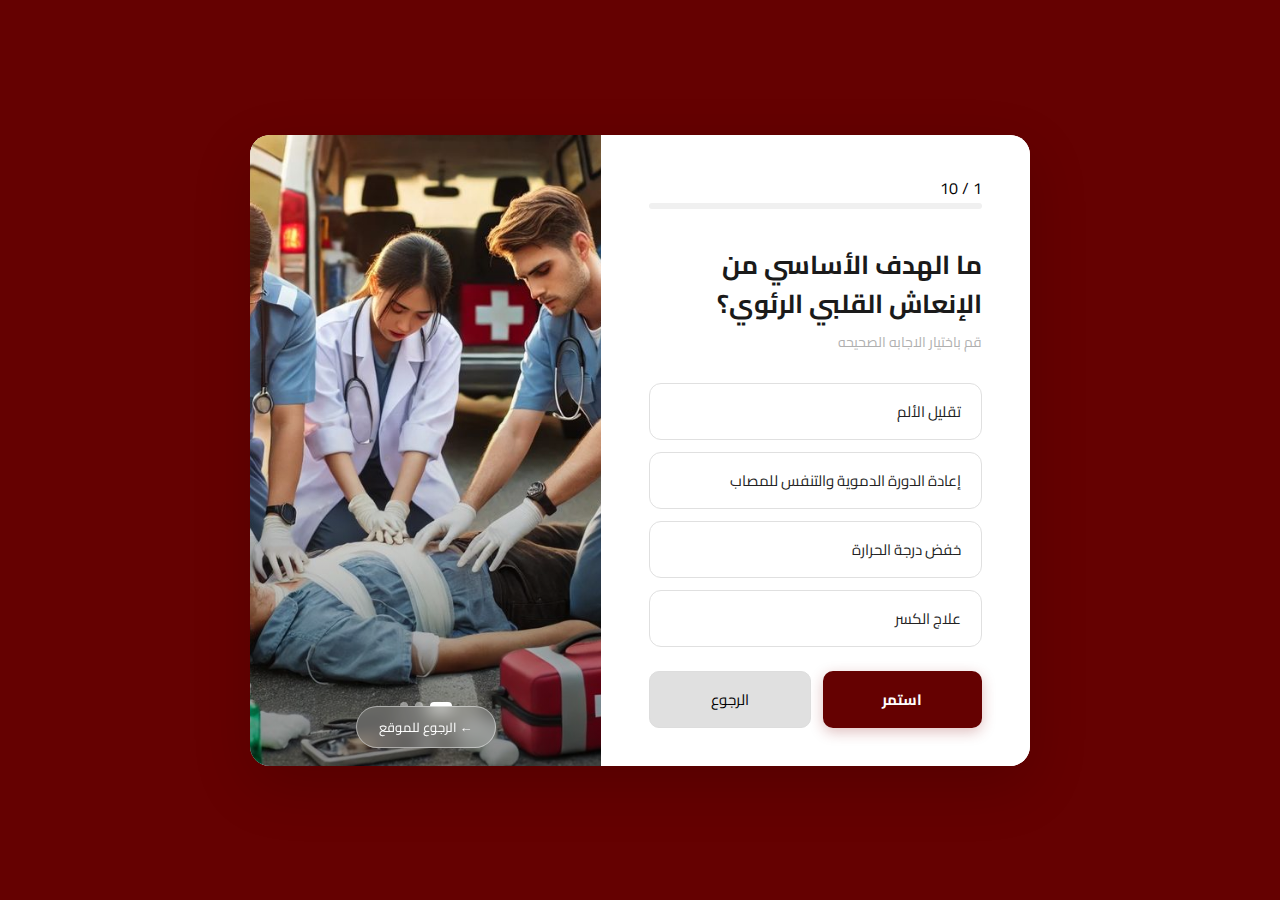
<file: Education/Quiz/الانعاش القلبي.html>
<!DOCTYPE html>
<html lang="ar" dir="rtl">
<head>
  <meta charset="UTF-8" />
  <meta name="viewport" content="width=device-width, initial-scale=1.0" />
  <title>اختبارالانعاش االقلبي</title>
  <link rel="stylesheet" href="style.css" />
  <link href="https://fonts.googleapis.com/css2?family=Cairo:wght@400;600;700&display=swap" rel="stylesheet" />
</head>
<body>

  <div class="quiz-wrapper">

    <!-- Right Quiz Panel -->
    <div class="quiz-panel">

      <!-- Header: progress + counter -->
      <div class="quiz-header">
        <span class="question-counter" id="questionCounter">1 / 10</span>
        <div class="progress-bar-track">
          <div class="progress-bar-fill" id="progressBar"></div>
        </div>
      </div>

      <!-- Remaining Counter (shows after answering) -->
      <div class="remaining-counter" id="remainingCounter"></div>

      <!-- Question -->
      <h1 class="question-title" id="questionTitle"></h1>
      <p class="question-subtitle" id="questionSubtitle"></p>

      <!-- Options -->
      <div class="options-container" id="optionsContainer"></div>

      <!-- Feedback -->
      <div class="feedback-box" id="feedbackBox"></div>

      <!-- Navigation Buttons -->
      <div class="nav-buttons">
        <button class="btn-continue" id="btnContinue">استمر</button>
        <button class="btn-back" id="btnBack">الرجوع </button>
      </div>

    </div>

    <!-- Left Image Panel -->
    <div class="image-panel">
      <div class="image-slider" id="imageSlider"></div>
      <div class="image-overlay"></div>
      <div class="dots-container" id="dotsContainer"></div>
      <button class="back-site-btn" onclick="location.href='../Education.html'">← الرجوع للموقع</button>
    </div>

  </div>

  <script>
    // ===== DATA =====

const images = [
  "img/download.jpg",
  "img/First Aid At Home.jpg",
  "img/Tu Paramédico Y Tu Personaje.jpg",
];

const questions = [
  {
    question: "ما الهدف الأساسي من الإنعاش القلبي الرئوي؟",
    subtitle: "قم باختيار الاجابه الصحيحه",
    options: ["تقليل الألم", "إعادة الدورة الدموية والتنفس للمصاب", "خفض درجة الحرارة", "علاج الكسر"],
    correct: 1, // B
  },
  {
    question: "ما أول خطوة عند رؤية شخص فاقد الوعي؟",
    subtitle: "قم باختيار الاجابه الصحيحه",
    options: ["إعطاؤه ماء", "التأكد من استجابته والتنفس", "جعله يجلس", "تركه ليستريح"],
    correct: 1, // B
  },
  {
    question: "إذا كان المصاب لا يتنفس، ماذا يجب فعله؟",
    subtitle: "قم باختيار الاجابه الصحيحه",
    options: ["إعطاؤه طعام", "البدء بالإنعاش القلبي الرئوي", "جعله يمشي", "ضربه على الظهر"],
    correct: 1, // B
  },
  {
    question: "أين يتم وضع اليدين أثناء الضغطات الصدرية؟",
    subtitle: "قم باختيار الاجابه الصحيحه",
    options: ["أعلى البطن", "منتصف الصدر", "الكتف", "الرقبة"],
    correct: 1, // B
  },
  {
    question: "ما الهدف من الضغطات الصدرية أثناء الإنعاش؟",
    subtitle: "قم باختيار الاجابه الصحيحه",
    options: ["تحريك العضلات", "دفع الدم إلى القلب والدماغ", "تقليل الألم", "زيادة التنفس فقط"],
    correct: 1, // B
  },
  {
    question: "ما الجهاز الذي يمكن استخدامه لمساعدة القلب على العودة للنبض؟",
    subtitle: "قم باختيار الاجابه الصحيحه",
    options: ["جهاز قياس الضغط", "جهاز مزيل الرجفان الخارجي (AED)", "جهاز التنفس", "جهاز قياس الحرارة"],
    correct: 1, // B
  },
  {
    question: "ماذا يفعل جهاز مزيل الرجفان الخارجي؟",
    subtitle: "قم باختيار الاجابه الصحيحه",
    options: ["يقيس ضغط الدم", "يعطي صدمة كهربائية للقلب", "يقيس درجة الحرارة", "يوقف التنفس"],
    correct: 1, // B
  },
  {
    question: "عند استخدام جهاز AED يجب:",
    subtitle: "قم باختيار الاجابه الصحيحه",
    options: ["تجاهل التعليمات", "اتباع التعليمات الصوتية للجهاز", "إيقاف الإنعاش", "إزالة الأقطاب"],
    correct: 1, // B
  },
  {
    question: "أثناء الإنعاش القلبي الرئوي يجب الاستمرار في:",
    subtitle: "قم باختيار الاجابه الصحيحه",
    options: ["الضغطات الصدرية", "إعطاء الماء", "تدليك اليدين", "جعل المصاب يجلس"],
    correct: 0, // A
  },
  {
    question: "متى يتم التوقف عن الإنعاش القلبي الرئوي؟",
    subtitle: "قم باختيار الاجابه الصحيحه",
    options: ["بعد دقيقة", "عند وصول الإسعاف أو استعادة المصاب للتنفس", "بعد تعب المسعف مباشرة", "عند تحريك المصاب"],
    correct: 1, // B
  },
];

// ===== STATE =====
let currentQuestion = 0;
let answered        = false;
let currentImg      = 0;
let score           = 0;

// ===== DOM REFS =====
const imageSlider      = document.getElementById("imageSlider");
const dotsContainer    = document.getElementById("dotsContainer");
const progressBar      = document.getElementById("progressBar");
const questionCounter  = document.getElementById("questionCounter");
const questionTitle    = document.getElementById("questionTitle");
const questionSubtitle = document.getElementById("questionSubtitle");
const optionsContainer = document.getElementById("optionsContainer");
const feedbackBox      = document.getElementById("feedbackBox");
const remainingCounter = document.getElementById("remainingCounter");
const btnContinue      = document.getElementById("btnContinue");
const btnBack          = document.getElementById("btnBack");

// ===== IMAGE SLIDER =====

function buildDots() {
  if (!dotsContainer) return;
  dotsContainer.innerHTML = "";
  images.forEach((_, i) => {
    const dot = document.createElement("div");
    dot.className = "dot" + (i === 0 ? " active" : "");
    dotsContainer.appendChild(dot);
  });
}

function updateImage() {
  if (!imageSlider) return;
  // fade out slowly (800ms)
  imageSlider.style.transition = "opacity 0.8s ease";
  imageSlider.style.opacity = "0";
  setTimeout(() => {
    imageSlider.style.backgroundImage = `url('${images[currentImg]}')`;
    // fade in slowly (1000ms)
    imageSlider.style.transition = "opacity 1s ease";
    imageSlider.style.opacity = "1";
    document.querySelectorAll(".dot").forEach((d, i) => {
      d.classList.toggle("active", i === currentImg);
    });
  }, 800);
}

function startSlider() {
  if (!imageSlider) return;
  imageSlider.style.backgroundImage = `url('${images[0]}')`;
  imageSlider.style.opacity = "1";
  setInterval(() => {
    currentImg = (currentImg + 1) % images.length;
    updateImage();
  }, 4000);
}

// ===== PROGRESS BAR =====
function updateProgress(forceComplete) {
  if (!progressBar) return;
  const pct = forceComplete
    ? 100
    : Math.round((currentQuestion / questions.length) * 100);
  progressBar.style.width = pct + "%";
}

// ===== QUIZ =====

function loadQuestion(index) {
  const q = questions[index];
  answered = false;

  // counter & progress
  if (questionCounter) questionCounter.textContent = `${index + 1} / ${questions.length}`;
  updateProgress();

  // titles
  if (questionTitle) questionTitle.textContent    = q.question;
  if (questionSubtitle) questionSubtitle.textContent = q.subtitle;

  // clear feedback & remaining counter
  if (feedbackBox) {
    feedbackBox.className   = "feedback-box";
    feedbackBox.textContent = "";
  }
  if (remainingCounter) remainingCounter.innerHTML = "";

  // show continue btn if hidden
  if (btnContinue) btnContinue.style.display = "";

  // build options
  if (optionsContainer) {
    optionsContainer.innerHTML = "";
    q.options.forEach((opt, i) => {
      const btn         = document.createElement("button");
      btn.className     = "option-btn";
      btn.dataset.idx   = i;
      btn.innerHTML     = `<span class="option-text">${opt}</span><span class="option-icon"></span>`;
      btn.addEventListener("click", () => handleAnswer(i));
      optionsContainer.appendChild(btn);
    });
  }
}

function handleAnswer(selectedIdx) {
  if (answered) return;
  answered = true;

  const q       = questions[currentQuestion];
  const buttons = optionsContainer.querySelectorAll(".option-btn");

  if (selectedIdx === q.correct) score++;

  buttons.forEach((btn, i) => {
    btn.disabled   = true;
    const icon     = btn.querySelector(".option-icon");

    if (i === q.correct) {
      btn.classList.add("correct");
      if (icon) {
        icon.textContent = "✔";
        icon.className   = "option-icon ok";
      }
    } else if (i === selectedIdx) {
      btn.classList.add("wrong");
      if (icon) {
        icon.textContent = "✖";
        icon.className   = "option-icon bad";
      }
    } else {
      btn.classList.add("dimmed");
    }
  });

  // remaining questions
  const remaining = questions.length - (currentQuestion + 1);

  if (remainingCounter) {
    if (remaining > 0) {
      remainingCounter.innerHTML = `
        <span class="rc-icon">📋</span>
        تبقى <strong>${remaining}</strong> سؤال من أصل <strong>${questions.length}</strong>
      `;
      remainingCounter.className = "remaining-counter show";
    } else {
      remainingCounter.innerHTML = `<span class="rc-icon">🎯</span> هذا هو السؤال الأخير!`;
      remainingCounter.className = "remaining-counter show last";
    }
  }

  if (feedbackBox) {
    if (selectedIdx === q.correct) {
      feedbackBox.innerHTML = `✔ إجابة صحيحة! أحسنت 🎉`;
      feedbackBox.className = "feedback-box show success";
    } else {
      feedbackBox.innerHTML = `✖ إجابة خاطئة — الإجابة الصحيحة هي: <strong>${q.options[q.correct]}</strong>`;
      feedbackBox.className = "feedback-box show error";
    }
  }
}

// ===== END SCREEN =====

function showEndScreen() {
  updateProgress(true);

  const total = questions.length;
  const pct   = Math.round((score / total) * 100);
  const emoji = pct >= 80 ? "🏆" : pct >= 50 ? "👍" : "📚";
  const msg   = pct >= 80 ? "ممتاز! أنت ملم بموضوع الإنعاش القلبي"
              : pct >= 50 ? "جيد! يمكنك المراجعة لتحسين نتيجتك"
              : "تحتاج لمراجعة موضوع الإسعافات الأولية أكثر";

  if (questionCounter) questionCounter.textContent  = `${total} / ${total}`;
  if (questionTitle) questionTitle.textContent    = "انتهى الاختبار!";
  if (questionSubtitle) questionSubtitle.textContent = "إليك نتيجتك النهائية";
  
  if (feedbackBox) {
    feedbackBox.className        = "feedback-box";
    feedbackBox.textContent      = "";
  }
  if (remainingCounter) {
    remainingCounter.innerHTML   = "";
    remainingCounter.className   = "remaining-counter";
  }
  if (btnContinue) btnContinue.style.display    = "none";

  if (optionsContainer) {
    optionsContainer.innerHTML = `
      <div class="end-screen">
        <div class="end-emoji">${emoji}</div>
        <div class="end-score">${score} / ${total}</div>
        <div class="end-pct">${pct}%</div>
        <p class="end-msg">${msg}</p>
        <button class="btn-restart" onclick="restartQuiz()">🔄 إعادة الاختبار</button>
      </div>
    `;
  }
}

function restartQuiz() {
  currentQuestion = 0;
  score           = 0;
  loadQuestion(0);
}

// ===== BUTTON EVENTS =====

if (btnContinue) {
  btnContinue.addEventListener("click", () => {
    if (!answered) {
      if (feedbackBox) {
        feedbackBox.innerHTML = "⚠️ الرجاء اختيار إجابة أولاً !";
        feedbackBox.className = "feedback-box show warning";
      }
      optionsContainer.classList.add("shake");
      setTimeout(() => optionsContainer.classList.remove("shake"), 500);
      return;
    }
    if (currentQuestion < questions.length - 1) {
      currentQuestion++;
      loadQuestion(currentQuestion);
    } else {
      showEndScreen();
    }
  });
}

if (btnBack) {
  btnBack.addEventListener("click", () => {
    if (currentQuestion > 0) {
      currentQuestion--;
      loadQuestion(currentQuestion);
    }
  });
}

// ===== INIT =====
buildDots();
startSlider();
loadQuestion(0);
  </script>
</body>
</html>
</file>
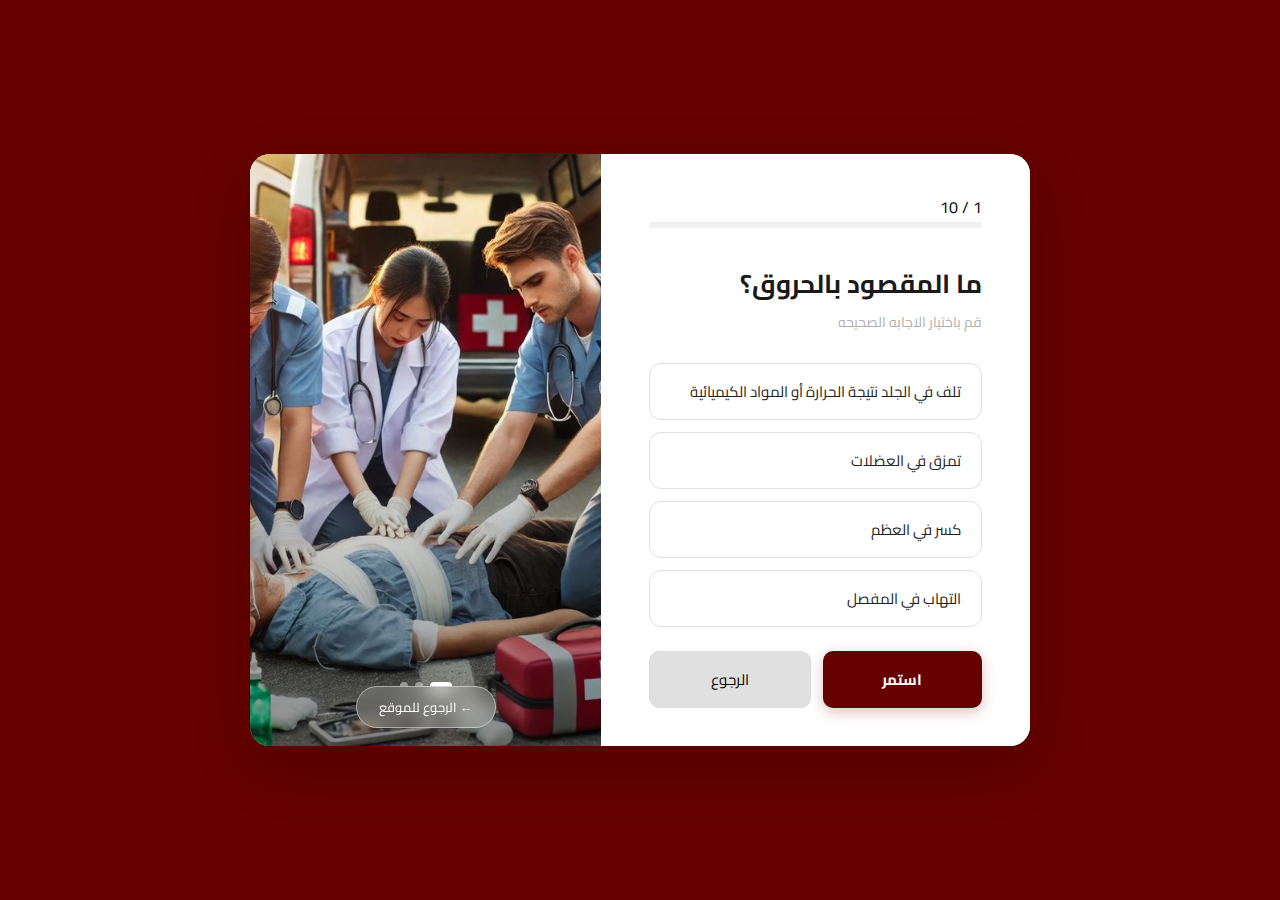
<file: Education/Quiz/الحروق.html>
<!DOCTYPE html>
<html lang="ar" dir="rtl">
<head>
  <meta charset="UTF-8" />
  <meta name="viewport" content="width=device-width, initial-scale=1.0" />
  <title>اختبار الحروق</title>
  <link rel="stylesheet" href="style.css" />
  <link href="https://fonts.googleapis.com/css2?family=Cairo:wght@400;600;700&display=swap" rel="stylesheet" />
</head>
<body>

  <div class="quiz-wrapper">

    <!-- Right Quiz Panel -->
    <div class="quiz-panel">

      <!-- Header: progress + counter -->
      <div class="quiz-header">
        <span class="question-counter" id="questionCounter">1 / 10</span>
        <div class="progress-bar-track">
          <div class="progress-bar-fill" id="progressBar"></div>
        </div>
      </div>

      <!-- Remaining Counter (shows after answering) -->
      <div class="remaining-counter" id="remainingCounter"></div>

      <!-- Question -->
      <h1 class="question-title" id="questionTitle"></h1>
      <p class="question-subtitle" id="questionSubtitle"></p>

      <!-- Options -->
      <div class="options-container" id="optionsContainer"></div>

      <!-- Feedback -->
      <div class="feedback-box" id="feedbackBox"></div>

      <!-- Navigation Buttons -->
      <div class="nav-buttons">
        <button class="btn-continue" id="btnContinue">استمر</button>
        <button class="btn-back" id="btnBack">الرجوع </button>
      </div>

    </div>

    <!-- Left Image Panel -->
    <div class="image-panel">
      <div class="image-slider" id="imageSlider"></div>
      <div class="image-overlay"></div>
      <div class="dots-container" id="dotsContainer"></div>
      <button class="back-site-btn" onclick="location.href='../Education.html'">← الرجوع للموقع</button>
    </div>

  </div>
  <script>// ===== DATA =====

const images = [
  "img/download.jpg",
  "img/First Aid At Home.jpg",
  "img/Tu Paramédico Y Tu Personaje.jpg",
];

const questions = [
  {
    question: "ما المقصود بالحروق؟",
    subtitle: "قم باختيار الاجابه الصحيحه",
    options: [
      "تلف في الجلد نتيجة الحرارة أو المواد الكيميائية",
      "تمزق في العضلات",
      "كسر في العظم",
      "التهاب في المفصل"
    ],
    correct: 0,
  },
  {
    question: "ما أول خطوة يجب القيام بها عند حدوث حرق؟",
    subtitle: "قم باختيار الاجابه الصحيحه",
    options: [
      "وضع ثلج مباشرة على الحرق",
      "وضع معجون أسنان",
      "تغطية الحرق فورًا",
      "تبريد مكان الحرق بالماء الجاري",
    ],
    correct: 3,
  },
  {
    question: "كم من الوقت يُنصح بتبريد الحرق بالماء؟",
    subtitle: "قم باختيار الاجابه الصحيحه",
    options: [
      "دقيقة واحدة",
      "حوالي 10–20 دقيقة",
      "ثانيتين",
      "ساعة كاملة"
    ],
    correct: 1,
  },
  {
    question: "ماذا يجب إزالته من المنطقة المصابة بالحرق إن أمكن؟",
    subtitle: "قم باختيار الاجابه الصحيحه",
    options: [
      "الجلد",
      "الملابس أو الإكسسوارات الضيقة",
      "الضمادة",
      "الشعر"
    ],
    correct: 1,
  },
  {
    question: "ماذا يجب تجنبه عند التعامل مع الحروق؟",
    subtitle: "قم باختيار الاجابه الصحيحه",
    options: [
      "تبريد الحرق بالماء",
      "تغطية الحرق بضمادة نظيفة",
      "وضع مواد مثل الزيوت أو معجون الأسنان على الحرق",
      "طلب المساعدة الطبية"
    ],
    correct: 2,
  },
  {
    question: "بعد تبريد الحرق ماذا يجب فعله؟",
    subtitle: "قم باختيار الاجابه الصحيحه",
    options: [
      "تركه مكشوفًا تمامًا",
      "تغطيته بضمادة أو شاش نظيف",
      "تدليك الجلد",
      "وضع عطر"
    ],
    correct: 1,
  },
  {
    question: "لماذا يتم تبريد الحرق بالماء؟",
    subtitle: "قم باختيار الاجابه الصحيحه",
    options: [
      "لتقليل الضرر والألم في الجلد",
      "لتغيير لون الجلد",
      "لتجفيف الجلد",
      "لزيادة الحرارة"
    ],
    correct: 0,
  },
  {
    question: "متى يجب طلب المساعدة الطبية؟",
    subtitle: "قم باختيار الاجابه الصحيحه",
    options: [
      "في جميع الحالات البسيطة فقط",
      "إذا كان الحرق كبيرًا أو عميقًا",
      "إذا كان الحرق صغيرًا جدًا",
      "عند اختفاء الألم"
    ],
    correct: 1,
  },
  {
    question: "ماذا يجب فعله إذا ظهرت فقاعات على الجلد؟",
    subtitle: "قم باختيار الاجابه الصحيحه",
    options: [
      "تركها وعدم فقعها",
      "فتحها فورًا",
      "إزالتها باليد",
      "ضغطها"
    ],
    correct: 0,
  },
  {
    question: "الهدف من الإسعافات الأولية للحروق هو:",
    subtitle: "قم باختيار الاجابه الصحيحه",
    options: [
      "علاج الحرق نهائيًا",
      "تغيير لون الجلد",
      "تقليل الضرر وحماية الجلد حتى وصول العلاج الطبي",
      "إزالة الألم فقط"
    ],
    correct: 2,
  },
];

// ===== STATE =====
let currentQuestion = 0;
let answered        = false;
let currentImg      = 0;
let score           = 0;

// ===== DOM REFS =====
const imageSlider      = document.getElementById("imageSlider");
const dotsContainer    = document.getElementById("dotsContainer");
const progressBar      = document.getElementById("progressBar");
const questionCounter  = document.getElementById("questionCounter");
const questionTitle    = document.getElementById("questionTitle");
const questionSubtitle = document.getElementById("questionSubtitle");
const optionsContainer = document.getElementById("optionsContainer");
const feedbackBox      = document.getElementById("feedbackBox");
const remainingCounter = document.getElementById("remainingCounter");
const btnContinue      = document.getElementById("btnContinue");
const btnBack          = document.getElementById("btnBack");

// ===== IMAGE SLIDER =====

function buildDots() {
  dotsContainer.innerHTML = "";
  images.forEach((_, i) => {
    const dot = document.createElement("div");
    dot.className = "dot" + (i === 0 ? " active" : "");
    dotsContainer.appendChild(dot);
  });
}

function updateImage() {
  // fade out slowly (800ms)
  imageSlider.style.transition = "opacity 0.8s ease";
  imageSlider.style.opacity = "0";
  setTimeout(() => {
    imageSlider.style.backgroundImage = `url('${images[currentImg]}')`;
    // fade in slowly (1000ms)
    imageSlider.style.transition = "opacity 1s ease";
    imageSlider.style.opacity = "1";
    document.querySelectorAll(".dot").forEach((d, i) => {
      d.classList.toggle("active", i === currentImg);
    });
  }, 800);
}

function startSlider() {
  imageSlider.style.backgroundImage = `url('${images[0]}')`;
  imageSlider.style.opacity = "1";
  setInterval(() => {
    currentImg = (currentImg + 1) % images.length;
    updateImage();
  }, 4000);
}

// ===== PROGRESS BAR =====
function updateProgress(forceComplete) {
  const pct = forceComplete
    ? 100
    : Math.round((currentQuestion / questions.length) * 100);
  progressBar.style.width = pct + "%";
}

// ===== QUIZ =====

function loadQuestion(index) {
  const q = questions[index];
  answered = false;

  // counter & progress
  questionCounter.textContent = `${index + 1} / ${questions.length}`;
  updateProgress();

  // titles
  questionTitle.textContent    = q.question;
  questionSubtitle.textContent = q.subtitle;

  // clear feedback & remaining counter
  feedbackBox.className   = "feedback-box";
  feedbackBox.textContent = "";
  remainingCounter.innerHTML = "";

  // show continue btn if hidden
  btnContinue.style.display = "";

  // build options
  optionsContainer.innerHTML = "";
  q.options.forEach((opt, i) => {
    const btn         = document.createElement("button");
    btn.className     = "option-btn";
    btn.dataset.idx   = i;
    btn.innerHTML     = `<span class="option-text">${opt}</span><span class="option-icon"></span>`;
    btn.addEventListener("click", () => handleAnswer(i));
    optionsContainer.appendChild(btn);
  });
}

function handleAnswer(selectedIdx) {
  if (answered) return;
  answered = true;

  const q       = questions[currentQuestion];
  const buttons = optionsContainer.querySelectorAll(".option-btn");

  if (selectedIdx === q.correct) score++;

  buttons.forEach((btn, i) => {
    btn.disabled   = true;
    const icon     = btn.querySelector(".option-icon");

    if (i === q.correct) {
      btn.classList.add("correct");
      icon.textContent = "✔";
      icon.className   = "option-icon ok";
    } else if (i === selectedIdx) {
      btn.classList.add("wrong");
      icon.textContent = "✖";
      icon.className   = "option-icon bad";
    } else {
      btn.classList.add("dimmed");
    }
  });

  // remaining questions (after answering current)
  const remaining = questions.length - (currentQuestion + 1);

  // update the dedicated remaining counter
  if (remaining > 0) {
    remainingCounter.innerHTML = `
      <span class="rc-icon">📋</span>
      تبقى <strong>${remaining}</strong> سؤال من أصل <strong>${questions.length}</strong>
    `;
    remainingCounter.className = "remaining-counter show";
  } else {
    remainingCounter.innerHTML = `<span class="rc-icon">🎯</span> هذا هو السؤال الأخير!`;
    remainingCounter.className = "remaining-counter show last";
  }

  if (selectedIdx === q.correct) {
    feedbackBox.innerHTML = `✔ إجابة صحيحة! أحسنت 🎉`;
    feedbackBox.className = "feedback-box show success";
  } else {
    feedbackBox.innerHTML = `✖ إجابة خاطئة — الإجابة الصحيحة هي: <strong>${q.options[q.correct]}</strong>`;
    feedbackBox.className = "feedback-box show error";
  }
}

// ===== END SCREEN =====

function showEndScreen() {
  updateProgress(true);

  const total = questions.length;
  const pct   = Math.round((score / total) * 100);
  const emoji = pct >= 80 ? "🏆" : pct >= 50 ? "👍" : "📚";
  const msg   = pct >= 80 ? "ممتاز! أنت ملم بموضوع الحروق"
              : pct >= 50 ? "جيد! يمكنك المراجعة لتحسين نتيجتك"
              : "تحتاج لمراجعة الموضوع أكثر";

  questionCounter.textContent  = `${total} / ${total}`;
  questionTitle.textContent    = "انتهى الاختبار!";
  questionSubtitle.textContent = "إليك نتيجتك النهائية";
  feedbackBox.className        = "feedback-box";
  feedbackBox.textContent      = "";
  remainingCounter.innerHTML   = "";
  remainingCounter.className   = "remaining-counter";
  btnContinue.style.display    = "none";

  optionsContainer.innerHTML = `
    <div class="end-screen">
      <div class="end-emoji">${emoji}</div>
      <div class="end-score">${score} / ${total}</div>
      <div class="end-pct">${pct}%</div>
      <p class="end-msg">${msg}</p>
      <button class="btn-restart" onclick="restartQuiz()">🔄 إعادة الاختبار</button>
    </div>
  `;
}

function restartQuiz() {
  currentQuestion = 0;
  score           = 0;
  loadQuestion(0);
}

// ===== BUTTON EVENTS =====

btnContinue.addEventListener("click", () => {
  if (!answered) {
    feedbackBox.innerHTML = "⚠️ الرجاء اختيار إجابة أولاً !";
    feedbackBox.className = "feedback-box show warning";
    optionsContainer.classList.add("shake");
    setTimeout(() => optionsContainer.classList.remove("shake"), 500);
    return;
  }
  if (currentQuestion < questions.length - 1) {
    currentQuestion++;
    loadQuestion(currentQuestion);
  } else {
    showEndScreen();
  }
});

btnBack.addEventListener("click", () => {
  if (currentQuestion > 0) {
    currentQuestion--;
    loadQuestion(currentQuestion);
  }
});

// ===== INIT =====
buildDots();
startSlider();
loadQuestion(0);
</script>
</body>
</html>
</file>
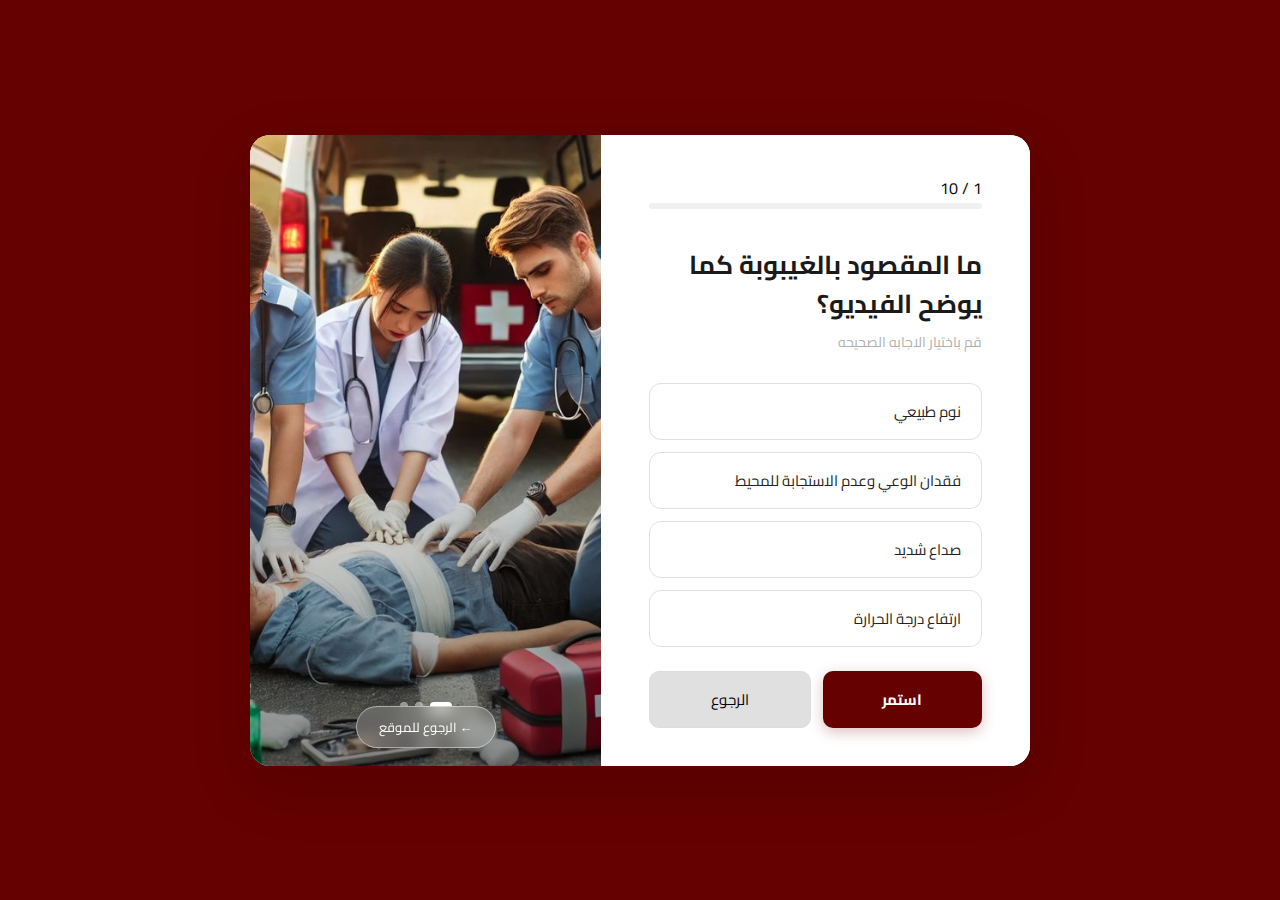
<file: Education/Quiz/الغيبوبة.html>
<!DOCTYPE html>
<html lang="ar" dir="rtl">
<head>
  <meta charset="UTF-8" />
  <meta name="viewport" content="width=device-width, initial-scale=1.0" />
  <title>اختبار الغيبوبة</title>
  <link rel="stylesheet" href="style.css" />
  <link href="https://fonts.googleapis.com/css2?family=Cairo:wght@400;600;700&display=swap" rel="stylesheet" />
</head>
<body>

  <div class="quiz-wrapper">

    <!-- Right Quiz Panel -->
    <div class="quiz-panel">

      <!-- Header: progress + counter -->
      <div class="quiz-header">
        <span class="question-counter" id="questionCounter">1 / 10</span>
        <div class="progress-bar-track">
          <div class="progress-bar-fill" id="progressBar"></div>
        </div>
      </div>

      <!-- Remaining Counter (shows after answering) -->
      <div class="remaining-counter" id="remainingCounter"></div>

      <!-- Question -->
      <h1 class="question-title" id="questionTitle"></h1>
      <p class="question-subtitle" id="questionSubtitle"></p>

      <!-- Options -->
      <div class="options-container" id="optionsContainer"></div>

      <!-- Feedback -->
      <div class="feedback-box" id="feedbackBox"></div>

      <!-- Navigation Buttons -->
      <div class="nav-buttons">
        <button class="btn-continue" id="btnContinue">استمر</button>
        <button class="btn-back" id="btnBack">الرجوع </button>
      </div>

    </div>

    <!-- Left Image Panel -->
    <div class="image-panel">
      <div class="image-slider" id="imageSlider"></div>
      <div class="image-overlay"></div>
      <div class="dots-container" id="dotsContainer"></div>
      <button class="back-site-btn" onclick="location.href='../Education.html'">← الرجوع للموقع</button>
    </div>

  </div>

  <script>
    // ===== DATA =====

const images = [
  "img/download.jpg",
  "img/First Aid At Home.jpg",
  "img/Tu Paramédico Y Tu Personaje.jpg",
];

const questions = [
  {
    question: "ما المقصود بالغيبوبة كما يوضح الفيديو؟",
    subtitle: "قم باختيار الاجابه الصحيحه",
    options: [
      "نوم طبيعي",
      "فقدان الوعي وعدم الاستجابة للمحيط",
      "صداع شديد",
      "ارتفاع درجة الحرارة"
    ],
    correct: 1,
  },
  {
    question: "ما أول خطوة يجب القيام بها عند العثور على شخص فاقد الوعي؟",
    subtitle: "قم باختيار الاجابه الصحيحه",
    options: [
      "إعطاؤه ماء",
      "التأكد من استجابته",
      "تركه ليستريح",
      "جعله يقف"
    ],
    correct: 1,
  },
  {
    question: "بعد التأكد من عدم استجابة المصاب، ماذا يجب فحصه؟",
    subtitle: "قم باختيار الاجابه الصحيحه",
    options: [
      "ضغط الدم فقط",
      "التنفس والنبض",
      "درجة الحرارة",
      "مستوى السكر"
    ],
    correct: 1,
  },
  {
    question: "إذا كان المصاب يتنفس ولكنه فاقد الوعي، ماذا يجب أن نفعل؟",
    subtitle: "قم باختيار الاجابه الصحيحه",
    options: [
      "نجعله يقف",
      "وضعه في وضع الإفاقة (الوضع الجانبي)",
      "إعطاؤه طعام",
      "ضربه على الظهر"
    ],
    correct: 1,
  },
  {
    question: "الهدف من وضع الإفاقة الجانبي هو:",
    subtitle: "قم باختيار الاجابه الصحيحه",
    options: [
      "تقليل الألم",
      "منع انسداد مجرى الهواء",
      "زيادة ضربات القلب",
      "إيقاظ المصاب بسرعة"
    ],
    correct: 1,
  },
  {
    question: "ماذا يجب تجنبه مع المصاب فاقد الوعي؟",
    subtitle: "قم باختيار الاجابه الصحيحه",
    options: [
      "مراقبة التنفس",
      "الاتصال بالإسعاف",
      "إعطاؤه طعام أو شراب",
      "التأكد من سلامته"
    ],
    correct: 2,
  },
  {
    question: "إذا كان المصاب لا يتنفس، ماذا يجب أن نفعل؟",
    subtitle: "قم باختيار الاجابه الصحيحه",
    options: [
      "تركه ليستريح",
      "البدء بالإنعاش القلبي الرئوي",
      "إعطاؤه ماء",
      "رفع قدميه"
    ],
    correct: 1,
  },
  {
    question: "أثناء انتظار الإسعاف يجب:",
    subtitle: "قم باختيار الاجابه الصحيحه",
    options: [
      "ترك المصاب وحده",
      "مراقبة التنفس باستمرار",
      "جعله يجلس",
      "إعطاؤه دواء"
    ],
    correct: 1,
  },
  {
    question: "عند فحص استجابة المصاب فاقد الوعي، ماذا يمكن أن نفعل؟",
    subtitle: "قم باختيار الاجابه الصحيحه",
    options: [
      "هزه بعنف",
      "مناداته والتربيت على كتفيه برفق",
      "إعطاؤه ماء",
      "جعله يقف"
    ],
    correct: 1,
  },
  {
    question: "ما الذي يجب فعله بعد وضع المصاب في وضع الإفاقة الجانبي؟",
    subtitle: "قم باختيار الاجابه الصحيحه",
    options: [
      "تركه والانصراف",
      "إعطاؤه طعام",
      "مراقبة التنفس حتى وصول الإسعاف",
      "جعله يجلس"
    ],
    correct: 2,
  },
];

// ===== STATE =====
let currentQuestion = 0;
let answered        = false;
let currentImg      = 0;
let score           = 0;

// ===== DOM REFS =====
const imageSlider      = document.getElementById("imageSlider");
const dotsContainer    = document.getElementById("dotsContainer");
const progressBar      = document.getElementById("progressBar");
const questionCounter  = document.getElementById("questionCounter");
const questionTitle    = document.getElementById("questionTitle");
const questionSubtitle = document.getElementById("questionSubtitle");
const optionsContainer = document.getElementById("optionsContainer");
const feedbackBox      = document.getElementById("feedbackBox");
const remainingCounter = document.getElementById("remainingCounter");
const btnContinue      = document.getElementById("btnContinue");
const btnBack          = document.getElementById("btnBack");

// ===== IMAGE SLIDER =====

function buildDots() {
  dotsContainer.innerHTML = "";
  images.forEach((_, i) => {
    const dot = document.createElement("div");
    dot.className = "dot" + (i === 0 ? " active" : "");
    dotsContainer.appendChild(dot);
  });
}

function updateImage() {
  imageSlider.style.transition = "opacity 0.8s ease";
  imageSlider.style.opacity = "0";
  setTimeout(() => {
    imageSlider.style.backgroundImage = `url('${images[currentImg]}')`;
    imageSlider.style.transition = "opacity 1s ease";
    imageSlider.style.opacity = "1";
    document.querySelectorAll(".dot").forEach((d, i) => {
      d.classList.toggle("active", i === currentImg);
    });
  }, 800);
}

function startSlider() {
  imageSlider.style.backgroundImage = `url('${images[0]}')`;
  imageSlider.style.opacity = "1";
  setInterval(() => {
    currentImg = (currentImg + 1) % images.length;
    updateImage();
  }, 4000);
}

// ===== PROGRESS BAR =====
function updateProgress(forceComplete) {
  const pct = forceComplete
    ? 100
    : Math.round((currentQuestion / questions.length) * 100);
  progressBar.style.width = pct + "%";
}

// ===== QUIZ =====

function loadQuestion(index) {
  const q = questions[index];
  answered = false;

  questionCounter.textContent = `${index + 1} / ${questions.length}`;
  updateProgress();

  questionTitle.textContent    = q.question;
  questionSubtitle.textContent = q.subtitle;

  feedbackBox.className      = "feedback-box";
  feedbackBox.textContent    = "";
  remainingCounter.innerHTML = "";

  btnContinue.style.display = "";

  optionsContainer.innerHTML = "";
  q.options.forEach((opt, i) => {
    const btn       = document.createElement("button");
    btn.className   = "option-btn";
    btn.dataset.idx = i;
    btn.innerHTML   = `<span class="option-text">${opt}</span><span class="option-icon"></span>`;
    btn.addEventListener("click", () => handleAnswer(i));
    optionsContainer.appendChild(btn);
  });
}

function handleAnswer(selectedIdx) {
  if (answered) return;
  answered = true;

  const q       = questions[currentQuestion];
  const buttons = optionsContainer.querySelectorAll(".option-btn");

  if (selectedIdx === q.correct) score++;

  buttons.forEach((btn, i) => {
    btn.disabled = true;
    const icon   = btn.querySelector(".option-icon");

    if (i === q.correct) {
      btn.classList.add("correct");
      icon.textContent = "✔";
      icon.className   = "option-icon ok";
    } else if (i === selectedIdx) {
      btn.classList.add("wrong");
      icon.textContent = "✖";
      icon.className   = "option-icon bad";
    } else {
      btn.classList.add("dimmed");
    }
  });

  const remaining = questions.length - (currentQuestion + 1);

  if (remaining > 0) {
    remainingCounter.innerHTML = `
      <span class="rc-icon">📋</span>
      تبقى <strong>${remaining}</strong> سؤال من أصل <strong>${questions.length}</strong>
    `;
    remainingCounter.className = "remaining-counter show";
  } else {
    remainingCounter.innerHTML = `<span class="rc-icon">🎯</span> هذا هو السؤال الأخير!`;
    remainingCounter.className = "remaining-counter show last";
  }

  if (selectedIdx === q.correct) {
    feedbackBox.innerHTML = `✔ إجابة صحيحة! أحسنت 🎉`;
    feedbackBox.className = "feedback-box show success";
  } else {
    feedbackBox.innerHTML = `✖ إجابة خاطئة — الإجابة الصحيحة هي: <strong>${q.options[q.correct]}</strong>`;
    feedbackBox.className = "feedback-box show error";
  }
}

// ===== END SCREEN =====

function showEndScreen() {
  updateProgress(true);

  const total = questions.length;
  const pct   = Math.round((score / total) * 100);
  const emoji = pct >= 80 ? "🏆" : pct >= 50 ? "👍" : "📚";
  const msg   = pct >= 80 ? "ممتاز! أنت ملم بموضوع الغيبوبة"
              : pct >= 50 ? "جيد! يمكنك المراجعة لتحسين نتيجتك"
              : "تحتاج لمراجعة الموضوع أكثر";

  questionCounter.textContent  = `${total} / ${total}`;
  questionTitle.textContent    = "انتهى الاختبار!";
  questionSubtitle.textContent = "إليك نتيجتك النهائية";
  feedbackBox.className        = "feedback-box";
  feedbackBox.textContent      = "";
  remainingCounter.innerHTML   = "";
  remainingCounter.className   = "remaining-counter";
  btnContinue.style.display    = "none";

  optionsContainer.innerHTML = `
    <div class="end-screen">
      <div class="end-emoji">${emoji}</div>
      <div class="end-score">${score} / ${total}</div>
      <div class="end-pct">${pct}%</div>
      <p class="end-msg">${msg}</p>
      <button class="btn-restart" onclick="restartQuiz()">🔄 إعادة الاختبار</button>
    </div>
  `;
}

function restartQuiz() {
  currentQuestion = 0;
  score           = 0;
  loadQuestion(0);
}

// ===== BUTTON EVENTS =====

btnContinue.addEventListener("click", () => {
  if (!answered) {
    feedbackBox.innerHTML = "⚠️ الرجاء اختيار إجابة أولاً !";
    feedbackBox.className = "feedback-box show warning";
    optionsContainer.classList.add("shake");
    setTimeout(() => optionsContainer.classList.remove("shake"), 500);
    return;
  }
  if (currentQuestion < questions.length - 1) {
    currentQuestion++;
    loadQuestion(currentQuestion);
  } else {
    showEndScreen();
  }
});

btnBack.addEventListener("click", () => {
  if (currentQuestion > 0) {
    currentQuestion--;
    loadQuestion(currentQuestion);
  }
});

// ===== INIT =====
buildDots();
startSlider();
loadQuestion(0);
  </script>
</body>
</html>
</file>
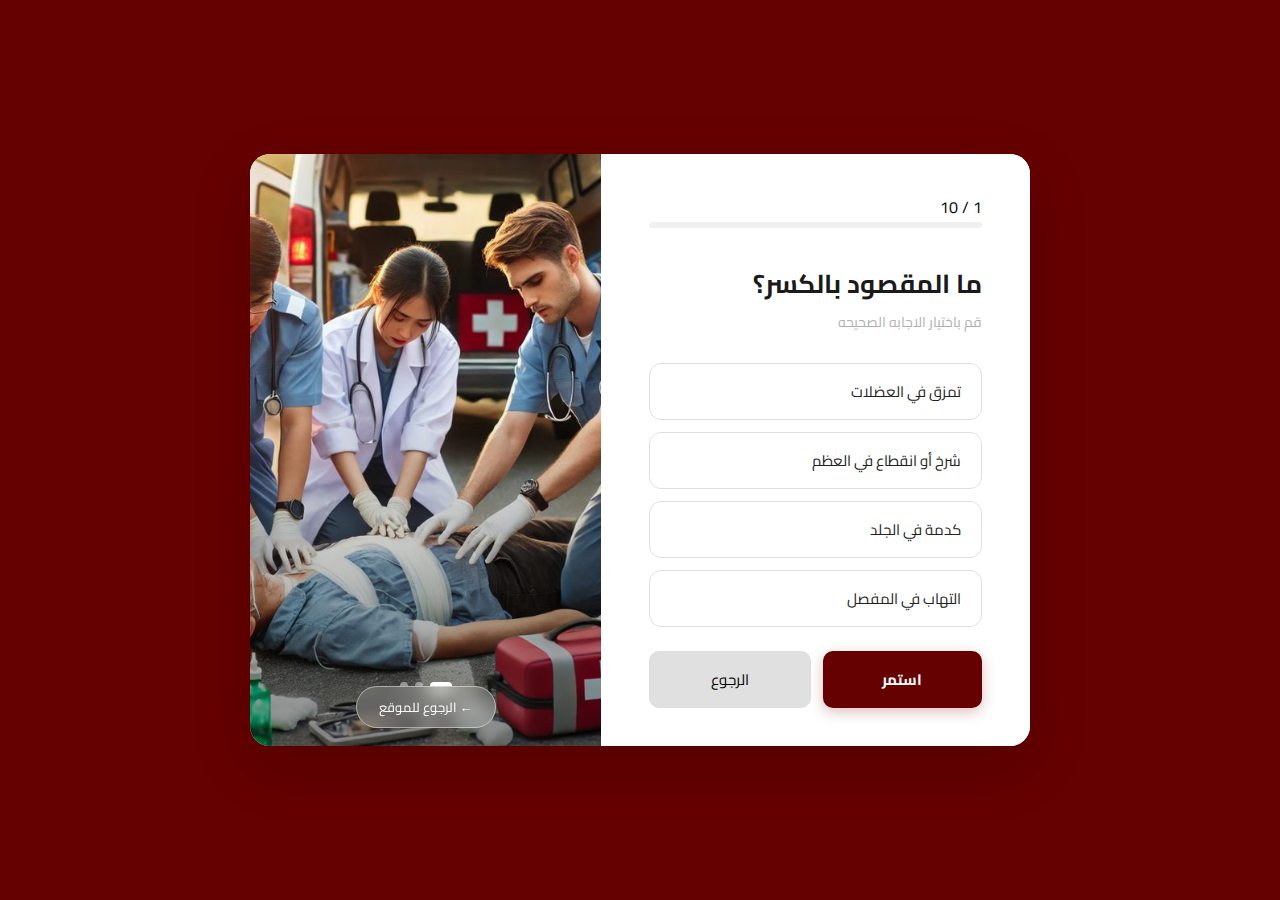
<file: Education/Quiz/الكسور.html>
<!DOCTYPE html>
<html lang="ar" dir="rtl">
<head>
  <meta charset="UTF-8" />
  <meta name="viewport" content="width=device-width, initial-scale=1.0" />
  <title>اختبار الكسور</title>
  <link rel="stylesheet" href="style.css" />
  <link href="https://fonts.googleapis.com/css2?family=Cairo:wght@400;600;700&display=swap" rel="stylesheet" />
</head>
<body>

  <div class="quiz-wrapper">

    <!-- Right Quiz Panel -->
    <div class="quiz-panel">

      <!-- Header: progress + counter -->
      <div class="quiz-header">
        <span class="question-counter" id="questionCounter">1 / 10</span>
        <div class="progress-bar-track">
          <div class="progress-bar-fill" id="progressBar"></div>
        </div>
      </div>

      <!-- Remaining Counter (shows after answering) -->
      <div class="remaining-counter" id="remainingCounter"></div>

      <!-- Question -->
      <h1 class="question-title" id="questionTitle"></h1>
      <p class="question-subtitle" id="questionSubtitle"></p>

      <!-- Options -->
      <div class="options-container" id="optionsContainer"></div>

      <!-- Feedback -->
      <div class="feedback-box" id="feedbackBox"></div>

      <!-- Navigation Buttons -->
      <div class="nav-buttons">
        <button class="btn-continue" id="btnContinue">استمر</button>
        <button class="btn-back" id="btnBack">الرجوع </button>
      </div>

    </div>

    <!-- Left Image Panel -->
    <div class="image-panel">
      <div class="image-slider" id="imageSlider"></div>
      <div class="image-overlay"></div>
      <div class="dots-container" id="dotsContainer"></div>
      <button class="back-site-btn" onclick="location.href='../Education.html'">← الرجوع للموقع</button>
    </div>

  </div>

  <script >
    // ===== DATA =====

const images = [
  "img/download.jpg",
  "img/First Aid At Home.jpg",
  "img/Tu Paramédico Y Tu Personaje.jpg",
];

const questions = [
  {
    question: "ما المقصود بالكسر؟",
    subtitle: "قم باختيار الاجابه الصحيحه",
    options: [
      "تمزق في العضلات",
      "شرخ أو انقطاع في العظم",
      "كدمة في الجلد",
      "التهاب في المفصل"
    ],
    correct: 1,
  },
  {
    question: "من علامات حدوث الكسر:",
    subtitle: "قم باختيار الاجابه الصحيحه",
    options: [
      "اختفاء الألم فورًا",
      "تورم وألم في مكان الإصابة",
      "تحسن الحركة",
      "انخفاض الحرارة"
    ],
    correct: 1,
  },
  {
    question: "أول خطوة عند الاشتباه بوجود كسر هي:",
    subtitle: "قم باختيار الاجابه الصحيحه",
    options: [
      "تحريك الجزء المصاب",
      "تثبيت الجزء المصاب وعدم تحريكه",
      "تدليك مكان الكسر",
      "إعطاء المصاب طعام"
    ],
    correct: 1,
  },
  {
    question: "لماذا يتم تثبيت الجزء المصاب بالكسر؟",
    subtitle: "قم باختيار الاجابه الصحيحه",
    options: [
      "لتقليل الألم ومنع زيادة الإصابة",
      "لتسريع التئام العظم",
      "لرفع درجة الحرارة",
      "لتنشيط الدورة الدموية"
    ],
    correct: 0,
  },
  {
    question: "في حالة الكسر المفتوح يجب:",
    subtitle: "قم باختيار الاجابه الصحيحه",
    options: [
      "إعادة العظم إلى مكانه",
      "تغطية الجرح بضمادة نظيفة",
      "الضغط على العظم",
      "تحريك الطرف المصاب"
    ],
    correct: 1,
  },
  {
    question: "ماذا يجب تجنبه عند التعامل مع الكسر؟",
    subtitle: "قم باختيار الاجابه الصحيحه",
    options: [
      "تثبيت الطرف المصاب",
      "تحريك العظم المكسور",
      "طلب المساعدة الطبية",
      "تهدئة المصاب"
    ],
    correct: 1,
  },
  {
    question: "ما الهدف من استخدام الجبيرة في الإسعافات الأولية؟",
    subtitle: "قم باختيار الاجابه الصحيحه",
    options: [
      "زيادة الحركة",
      "تثبيت العظم المصاب",
      "تقليل التنفس",
      "رفع ضغط الدم"
    ],
    correct: 1,
  },
  {
    question: "ماذا يجب فعله بعد تثبيت الكسر؟",
    subtitle: "قم باختيار الاجابه الصحيحه",
    options: [
      "ترك المصاب يمشي",
      "نقله إلى المستشفى",
      "إعطاؤه طعام",
      "جعله يجري"
    ],
    correct: 1,
  },
  {
    question: "من الأعراض التي قد تدل على الكسر:",
    subtitle: "قم باختيار الاجابه الصحيحه",
    options: [
      "القدرة على تحريك الطرف بسهولة",
      "تشوه شكل الطرف المصاب",
      "اختفاء التورم",
      "زيادة النشاط"
    ],
    correct: 1,
  },
  {
    question: "الهدف الأساسي من الإسعافات الأولية للكسور هو:",
    subtitle: "قم باختيار الاجابه الصحيحه",
    options: [
      "علاج الكسر نهائيًا",
      "تثبيت الإصابة ومنع تفاقمها حتى وصول الطبيب",
      "إزالة الألم فقط",
      "إعادة العظم مباشرة"
    ],
    correct: 1,
  },
];

// ===== STATE =====
let currentQuestion = 0;
let answered        = false;
let currentImg      = 0;
let score           = 0;

// ===== DOM REFS =====
const imageSlider      = document.getElementById("imageSlider");
const dotsContainer    = document.getElementById("dotsContainer");
const progressBar      = document.getElementById("progressBar");
const questionCounter  = document.getElementById("questionCounter");
const questionTitle    = document.getElementById("questionTitle");
const questionSubtitle = document.getElementById("questionSubtitle");
const optionsContainer = document.getElementById("optionsContainer");
const feedbackBox      = document.getElementById("feedbackBox");
const remainingCounter = document.getElementById("remainingCounter");
const btnContinue      = document.getElementById("btnContinue");
const btnBack          = document.getElementById("btnBack");

// ===== IMAGE SLIDER =====

function buildDots() {
  dotsContainer.innerHTML = "";
  images.forEach((_, i) => {
    const dot = document.createElement("div");
    dot.className = "dot" + (i === 0 ? " active" : "");
    dotsContainer.appendChild(dot);
  });
}

function updateImage() {
  imageSlider.style.transition = "opacity 0.8s ease";
  imageSlider.style.opacity = "0";
  setTimeout(() => {
    imageSlider.style.backgroundImage = `url('${images[currentImg]}')`;
    imageSlider.style.transition = "opacity 1s ease";
    imageSlider.style.opacity = "1";
    document.querySelectorAll(".dot").forEach((d, i) => {
      d.classList.toggle("active", i === currentImg);
    });
  }, 800);
}

function startSlider() {
  imageSlider.style.backgroundImage = `url('${images[0]}')`;
  imageSlider.style.opacity = "1";
  setInterval(() => {
    currentImg = (currentImg + 1) % images.length;
    updateImage();
  }, 4000);
}

// ===== PROGRESS BAR =====
function updateProgress(forceComplete) {
  const pct = forceComplete
    ? 100
    : Math.round((currentQuestion / questions.length) * 100);
  progressBar.style.width = pct + "%";
}

// ===== QUIZ =====

function loadQuestion(index) {
  const q = questions[index];
  answered = false;

  questionCounter.textContent = `${index + 1} / ${questions.length}`;
  updateProgress();

  questionTitle.textContent    = q.question;
  questionSubtitle.textContent = q.subtitle;

  feedbackBox.className      = "feedback-box";
  feedbackBox.textContent    = "";
  remainingCounter.innerHTML = "";

  btnContinue.style.display = "";

  optionsContainer.innerHTML = "";
  q.options.forEach((opt, i) => {
    const btn       = document.createElement("button");
    btn.className   = "option-btn";
    btn.dataset.idx = i;
    btn.innerHTML   = `<span class="option-text">${opt}</span><span class="option-icon"></span>`;
    btn.addEventListener("click", () => handleAnswer(i));
    optionsContainer.appendChild(btn);
  });
}

function handleAnswer(selectedIdx) {
  if (answered) return;
  answered = true;

  const q       = questions[currentQuestion];
  const buttons = optionsContainer.querySelectorAll(".option-btn");

  if (selectedIdx === q.correct) score++;

  buttons.forEach((btn, i) => {
    btn.disabled = true;
    const icon   = btn.querySelector(".option-icon");

    if (i === q.correct) {
      btn.classList.add("correct");
      icon.textContent = "✔";
      icon.className   = "option-icon ok";
    } else if (i === selectedIdx) {
      btn.classList.add("wrong");
      icon.textContent = "✖";
      icon.className   = "option-icon bad";
    } else {
      btn.classList.add("dimmed");
    }
  });

  const remaining = questions.length - (currentQuestion + 1);

  if (remaining > 0) {
    remainingCounter.innerHTML = `
      <span class="rc-icon">📋</span>
      تبقى <strong>${remaining}</strong> سؤال من أصل <strong>${questions.length}</strong>
    `;
    remainingCounter.className = "remaining-counter show";
  } else {
    remainingCounter.innerHTML = `<span class="rc-icon">🎯</span> هذا هو السؤال الأخير!`;
    remainingCounter.className = "remaining-counter show last";
  }

  if (selectedIdx === q.correct) {
    feedbackBox.innerHTML = `✔ إجابة صحيحة! أحسنت 🎉`;
    feedbackBox.className = "feedback-box show success";
  } else {
    feedbackBox.innerHTML = `✖ إجابة خاطئة — الإجابة الصحيحة هي: <strong>${q.options[q.correct]}</strong>`;
    feedbackBox.className = "feedback-box show error";
  }
}

// ===== END SCREEN =====

function showEndScreen() {
  updateProgress(true);

  const total = questions.length;
  const pct   = Math.round((score / total) * 100);
  const emoji = pct >= 80 ? "🏆" : pct >= 50 ? "👍" : "📚";
  const msg   = pct >= 80 ? "ممتاز! أنت ملم بموضوع الكسور"
              : pct >= 50 ? "جيد! يمكنك المراجعة لتحسين نتيجتك"
              : "تحتاج لمراجعة الموضوع أكثر";

  questionCounter.textContent  = `${total} / ${total}`;
  questionTitle.textContent    = "انتهى الاختبار!";
  questionSubtitle.textContent = "إليك نتيجتك النهائية";
  feedbackBox.className        = "feedback-box";
  feedbackBox.textContent      = "";
  remainingCounter.innerHTML   = "";
  remainingCounter.className   = "remaining-counter";
  btnContinue.style.display    = "none";

  optionsContainer.innerHTML = `
    <div class="end-screen">
      <div class="end-emoji">${emoji}</div>
      <div class="end-score">${score} / ${total}</div>
      <div class="end-pct">${pct}%</div>
      <p class="end-msg">${msg}</p>
      <button class="btn-restart" onclick="restartQuiz()">🔄 إعادة الاختبار</button>
    </div>
  `;
}

function restartQuiz() {
  currentQuestion = 0;
  score           = 0;
  loadQuestion(0);
}

// ===== BUTTON EVENTS =====

btnContinue.addEventListener("click", () => {
  if (!answered) {
    feedbackBox.innerHTML = "⚠️ الرجاء اختيار إجابة أولاً !";
    feedbackBox.className = "feedback-box show warning";
    optionsContainer.classList.add("shake");
    setTimeout(() => optionsContainer.classList.remove("shake"), 500);
    return;
  }
  if (currentQuestion < questions.length - 1) {
    currentQuestion++;
    loadQuestion(currentQuestion);
  } else {
    showEndScreen();
  }
});

btnBack.addEventListener("click", () => {
  if (currentQuestion > 0) {
    currentQuestion--;
    loadQuestion(currentQuestion);
  }
});

// ===== INIT =====
buildDots();
startSlider();
loadQuestion(0);
  </script>
</body>
</html>
</file>
<file: chat-ai-main/chat.css>
<!DOCTYPE html>
<html lang="ar" dir="rtl">
<head>
    <meta charset="UTF-8">
    <meta name="viewport" content="width=device-width, initial-scale=1.0">
    <title>مساعدك الذكي </title>
    <link rel="icon" type="image/png" href="../img/IMG-20260308-WA0043 (1).svg">
    <link rel="preconnect" href="https://fonts.googleapis.com">
<link rel="preconnect" href="https://fonts.gstatic.com" crossorigin>
<link href="https://fonts.googleapis.com/css2?family=BBH+Bartle&family=Cairo:wght@200..1000&family=Inter:ital,opsz,wght@0,14..32,100..900;1,14..32,100..900&family=Science+Gothic:wght@100..900&display=swap" rel="stylesheet">
    <link rel="stylesheet" href="https://cdnjs.cloudflare.com/ajax/libs/font-awesome/6.5.1/css/all.min.css">
    <link rel="stylesheet" href="chat.css">

 
<body>

    <div class="top">
    <a href="../index.html"> <img src="../img/IMG-20260308-WA0043 (1).svg (3).svg" alt=""> 
</span></a> 
        <span>مدعم من <img src="image/met.png" width="50px"> </span>
    </div>
<div class="card">
   <div class="stars-icon">
     <img src="image/star.jpg " width="50px">
    </div> 
    <h1>مساعدك الذكي</h1>
    <p class="subtitle">كيف يمكنني مساعدتك اليوم؟</p>
   <div class="input-box" id="input">
      <img src="image/star2.jpg" width="40px">
 <input type="text" class="ai-response-display"
     value="مرحباً! أنا مساعدك الذكي، كيف يمكنني مساعدتك اليوم؟" readonly>
   </div>
    <div class="chat-box"></div> 
<div class="input-box" id="input2">
  <input type="text" id="userQuestion" placeholder="اسأل الذكاء الاصطناعي الآن" >
  <span class="send-icon" onclick="sendMessage()"><i class="fa-regular fa-paper-plane fa-beat"></i></span>
</div>
    </div>
    <section>
        <div class="end">
        <p style="margin-left: 30px;text-align: center; color:#fff;">تحت رعاية أكاديمية مصر العالي للعلوم والتكنولوجيا </p>
    </div>
    </section>
   <script src="chat.js"></script>

</body>

</html>
</file>
<file: Education/Quiz/style.css>
/* ===== RESET & BASE ===== */
*, *::before, *::after {
  box-sizing: border-box;
  margin: 0;
  padding: 0;
}

body {
  font-family: 'Cairo', sans-serif;
  background: #650101;
  height: 100vh;
  display: flex;
  align-items: center;
  justify-content: center;
}

/* ===== WRAPPER ===== */
.quiz-wrapper {
  display: flex;
  width: 780px;
  min-height: 520px;
  background: #fff;
  border-radius: 20px;
  overflow: hidden;
  box-shadow: 0 20px 60px rgba(0,0,0,0.15);
  direction: rtl;
}

/* ===== IMAGE PANEL ===== */
.image-panel {
  width: 45%;
  position: relative;
  overflow: hidden;
  flex-shrink: 0;
}

.image-slider {
  position: absolute;
  inset: 0;
  background-size: cover;
  background-position: center;
  transition: opacity 0.5s ease;
}

.image-overlay {
  position: absolute;
  inset: 0;
  background: linear-gradient(to top, rgba(0,0,0,0.45) 0%, transparent 60%);
  z-index: 1;
}

.dots-container {
  position: absolute;
  bottom: 56px;
  left: 50%;
  transform: translateX(-50%);
  display: flex;
  gap: 7px;
  z-index: 2;
}

.dot {
  height: 8px;
  border-radius: 4px;
  background: rgba(255,255,255,0.45);
  transition: all 0.35s ease;
  width: 8px;
}

.dot.active {
  background: #fff;
  width: 22px;
}

.back-site-btn {
  position: absolute;
  bottom: 18px;
  left: 50%;
  transform: translateX(-50%);
  background: rgba(255,255,255,0.18);
  backdrop-filter: blur(8px);
  border: 1px solid rgba(255,255,255,0.45);
  border-radius: 24px;
  color: #fff;
  padding: 8px 22px;
  cursor: pointer;
  font-size: 13px;
  font-family: 'Cairo', sans-serif;
  white-space: nowrap;
  z-index: 2;
  transition: background 0.2s;
}

.back-site-btn:hover {
  background: rgba(255,255,255,0.28);
}

/* ===== QUIZ PANEL ===== */
.quiz-panel {
  flex: 1;
  display: flex;
  flex-direction: column;
  justify-content: center;
  padding: 38px 48px;
  background: #fff;
}

/* ===== PROGRESS BAR ===== */
.progress-bar-track {
  height: 6px;
  background: #f0f0f0;
  border-radius: 3px;
  margin-bottom: 36px;
  overflow: hidden;
}

.progress-bar-fill {
  height: 100%;
  width: 30%;
  background: linear-gradient(to left, #7a1010, #c0392b);
  border-radius: 3px;
  transition: width 0.6s ease;
}

.progress-bar-fill.answered {
  width: 100%;
}

/* ===== QUESTION ===== */
.question-title {
  font-size: 26px;
  font-weight: 700;
  color: #1a1a1a;
  margin-bottom: 6px;
  text-align: right;
  line-height: 1.5;
}

.question-subtitle {
  color: #b0b0b0;
  font-size: 14px;
  margin-bottom: 28px;
  text-align: right;
}

/* ===== OPTIONS ===== */
.options-container {
  display: flex;
  flex-direction: column;
  gap: 12px;
}

.option-btn {
  display: flex;
  align-items: center;
  justify-content: space-between;
  padding: 13px 20px;
  border-radius: 12px;
  border: 1.5px solid #e0e0e0;
  background: #fff;
  font-size: 15px;
  font-family: 'Cairo', sans-serif;
  color: #222;
  cursor: pointer;
  text-align: right;
  transition: all 0.3s ease;
  outline: none;
}

.option-btn:hover:not(:disabled) {
  border-color: #c0392b;
  background: #fff5f5;
}

.option-btn:disabled {
  cursor: default;
}

/* Correct answer */
.option-btn.correct {
  background: #e8f5e9;
  border-color: #4caf50;
  color: #2e7d32;
  box-shadow: 0 2px 12px rgba(76,175,80,0.13);
}

/* Wrong answer */
.option-btn.wrong {
  background: #fce4ec;
  border-color: #e53935;
  color: #b71c1c;
  box-shadow: 0 2px 12px rgba(229,57,53,0.13);
}

/* Dimmed (other options when answered) */
.option-btn.dimmed {
  background: #fafafa;
  border-color: #eee;
  color: #ccc;
}

/* Icons */
.option-icon {
  font-size: 17px;
  margin-right: 6px;
  flex-shrink: 0;
}

.option-icon.ok  { color: #4caf50; }
.option-icon.bad { color: #e53935; }

/* ===== FEEDBACK BOX ===== */
.feedback-box {
  margin-top: 16px;
  padding: 11px 16px;
  border-radius: 10px;
  font-size: 14px;
  text-align: center;
  font-weight: 600;
  display: none;
  animation: fadeSlideIn 0.3s ease;
}

.feedback-box.show {
  display: block;
}

.feedback-box.success {
  background: #e8f5e9;
  color: #2e7d32;
}

.feedback-box.error {
  background: #fce4ec;
  color: #b71c1c;
}

@keyframes fadeSlideIn {
  from { opacity: 0; transform: translateY(-6px); }
  to   { opacity: 1; transform: translateY(0); }
}

/* ===== NAV BUTTONS ===== */
.nav-buttons {
  display: flex;
  gap: 12px;
  margin-top: 24px;
}

.btn-continue {
  flex: 1;
  padding: 10px 0;
  border-radius: 10px;
 background-color: #650101;
  color: #fff;
  border: none;
  font-size: 15px;
  font-family: 'Cairo', sans-serif;
  font-weight: 700;
  cursor: pointer;
  box-shadow: 0 4px 14px rgba(139,26,26,0.28);
  transition: opacity 0.2s;
}

.btn-continue:hover {
  opacity: 0.88;
    transform: translateY(-6px);
}

.btn-back {
  flex: 1;
  padding: 13px 0;
  border-radius: 10px;
  background:#e0e0e0;
  color: #000000;
  border: 1.5px solid #ddd;
  font-size: 15px;
  font-family: 'Cairo', sans-serif;
  cursor: pointer;
  transition: background 0.2s;
}
.btn-back:hover {
  background: #b0b0b0;
  transform: translateY(-6px);
    opacity: 0.88;
}

/* ===== RESPONSIVE ===== */

/* ── iPad Pro / Large Tablets (1024px) ── */
@media (max-width: 1024px) {
  .quiz-wrapper {
    width: 92vw;
    min-height: 480px;
  }

  .image-panel {
    width: 40%;
  }

  .quiz-panel {
    padding: 30px 36px;
  }

  .question-title {
    font-size: 22px;
  }

  .option-btn {
    font-size: 14px;
    padding: 11px 16px;
  }
}

/* ── iPad / Tablets (768px) ── */
@media (max-width: 820px) {
  body {
    align-items: flex-start;
    padding: 0;
  }

  .quiz-wrapper {
    flex-direction: column;
    width: 100%;
    min-height: 100dvh;
    border-radius: 0;
    box-shadow: none;
  }

  /* الصورة فوق */
  .image-panel {
    width: 100%;
    height: 260px;
    flex-shrink: 0;
    order: -1;
  }

  .back-site-btn {
    bottom: 14px;
    font-size: 12px;
    padding: 7px 18px;
  }

  .dots-container {
    bottom: 46px;
  }

  /* منطقة الاختبار */
  .quiz-panel {
    flex: 1;
    padding: 24px 28px 32px;
    justify-content: flex-start;
  }

  .quiz-header {
    margin-bottom: 18px;
    gap: 10px;
  }

  .progress-bar-track {
    margin-bottom: 0;
  }

  .question-title {
    font-size: 20px;
    margin-bottom: 4px;
  }

  .question-subtitle {
    font-size: 13px;
    margin-bottom: 18px;
  }

  .options-container {
    gap: 10px;
  }

  .option-btn {
    font-size: 14px;
    padding: 12px 16px;
  }

  .feedback-box {
    font-size: 13px;
    padding: 10px 14px;
    margin-top: 12px;
  }

  .remaining-counter {
    font-size: 12px;
    padding: 6px 12px;
    margin-bottom: 14px;
  }

  .nav-buttons {
    margin-top: 16px;
    gap: 10px;
  }

  .btn-continue,
  .btn-back {
    padding: 12px 0;
    font-size: 14px;
  }

  /* End screen */
  .end-screen {
    padding: 10px 0;
    gap: 8px;
  }

  .end-emoji { font-size: 44px; }
  .end-score { font-size: 30px; }
  .end-pct   { font-size: 16px; }
  .end-msg   { font-size: 14px; }
  .btn-restart { font-size: 14px; padding: 10px 26px; }
}

/* ── Mobile (480px) ── */
@media (max-width: 480px) {
  .image-panel {
    height: 220px;
  }

  .quiz-panel {
    padding: 20px 18px 28px;
  }

  .question-title {
    font-size: 18px;
    line-height: 1.6;
  }

  .question-subtitle {
    font-size: 12px;
    margin-bottom: 14px;
  }

  .options-container {
    gap: 8px;
  }

  .option-btn {
    font-size: 13px;
    padding: 10px 14px;
    border-radius: 10px;
  }

  .option-icon {
    font-size: 15px;
  }

  .feedback-box {
    font-size: 12px;
    padding: 9px 12px;
  }

  .remaining-counter {
    font-size: 11px;
    padding: 5px 10px;
  }

  .question-counter {
    font-size: 12px;
    white-space: nowrap;
  }

  .nav-buttons {
    gap: 8px;
    margin-top: 14px;
  }

  .btn-continue,
  .btn-back {
    padding: 11px 0;
    font-size: 13px;
    border-radius: 9px;
  }
}

/* ── Small Mobile (360px) ── */
@media (max-width: 360px) {
  .image-panel {
    height: 180px;
  }

  .quiz-panel {
    padding: 16px 14px 24px;
  }

  .question-title {
    font-size: 16px;
  }

  .option-btn {
    font-size: 12px;
    padding: 9px 12px;
  }

  .btn-continue,
  .btn-back {
    font-size: 12px;
  }
}
</file>
